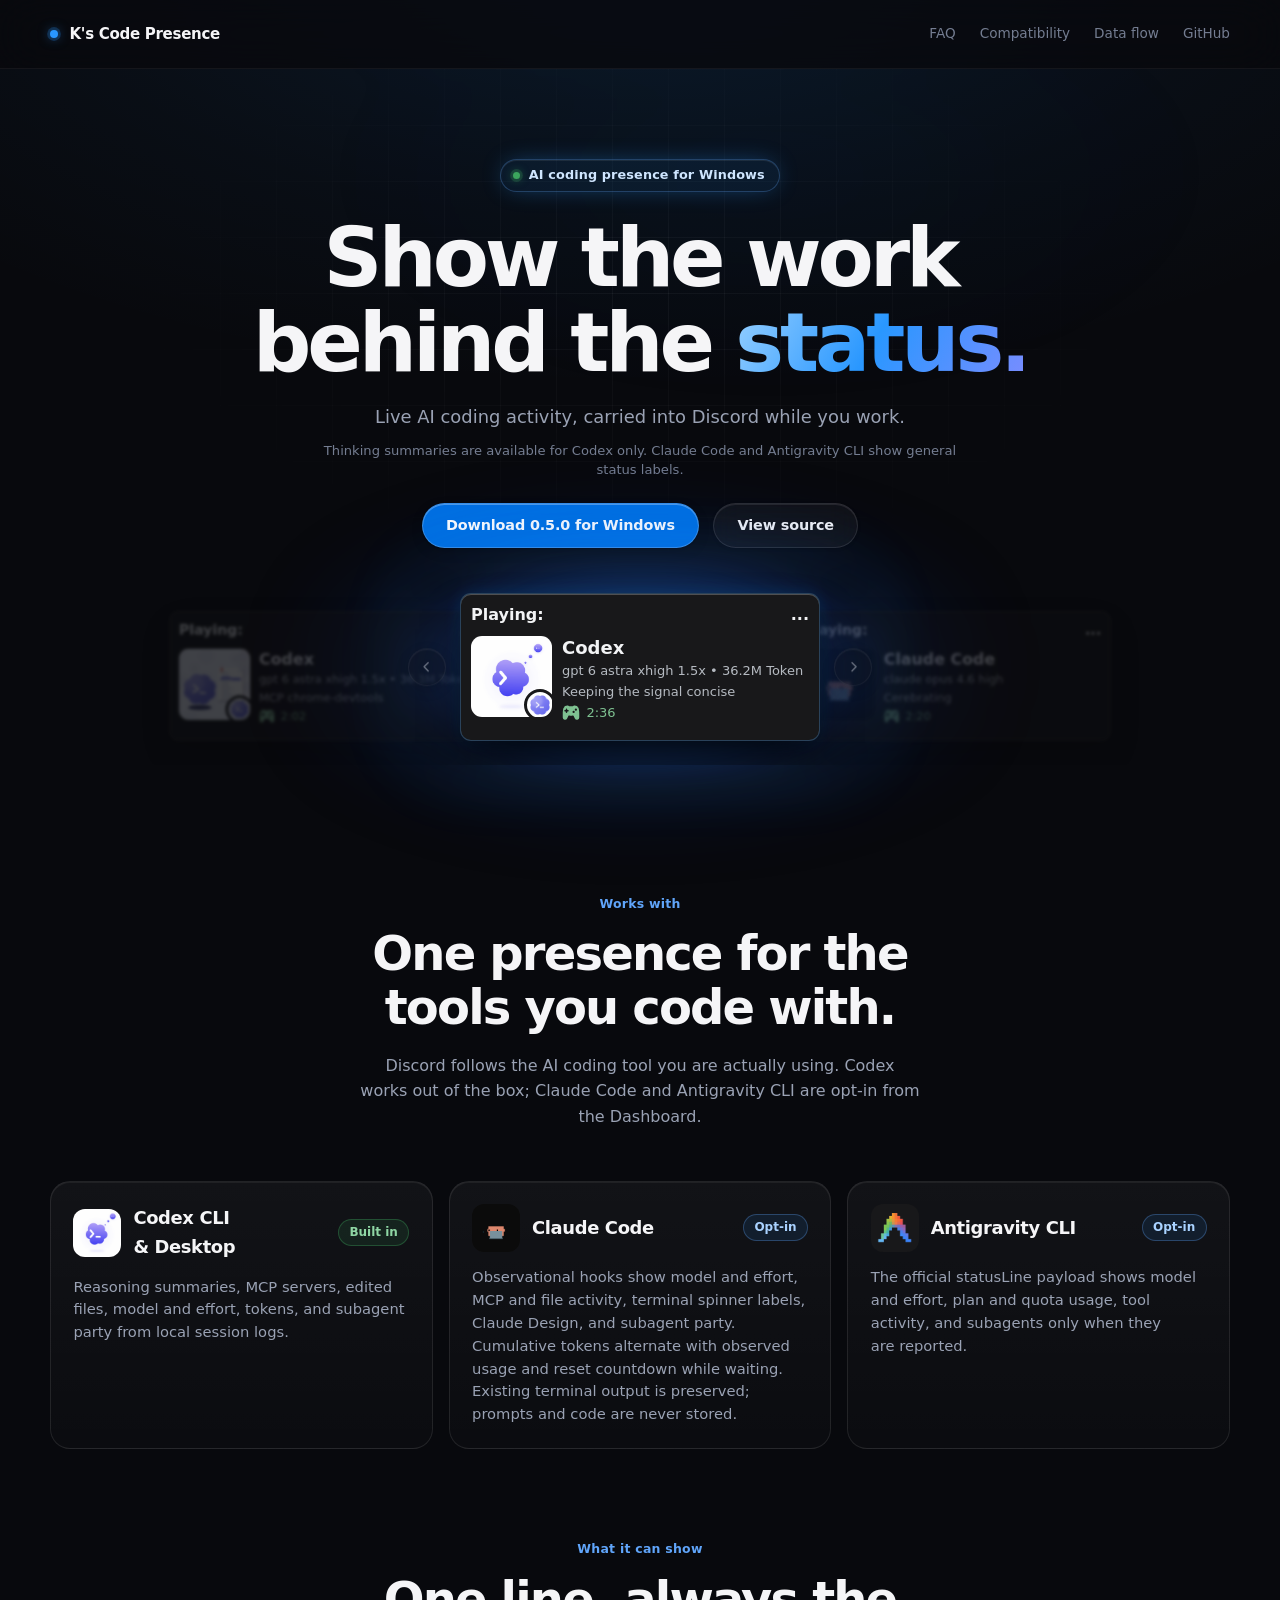
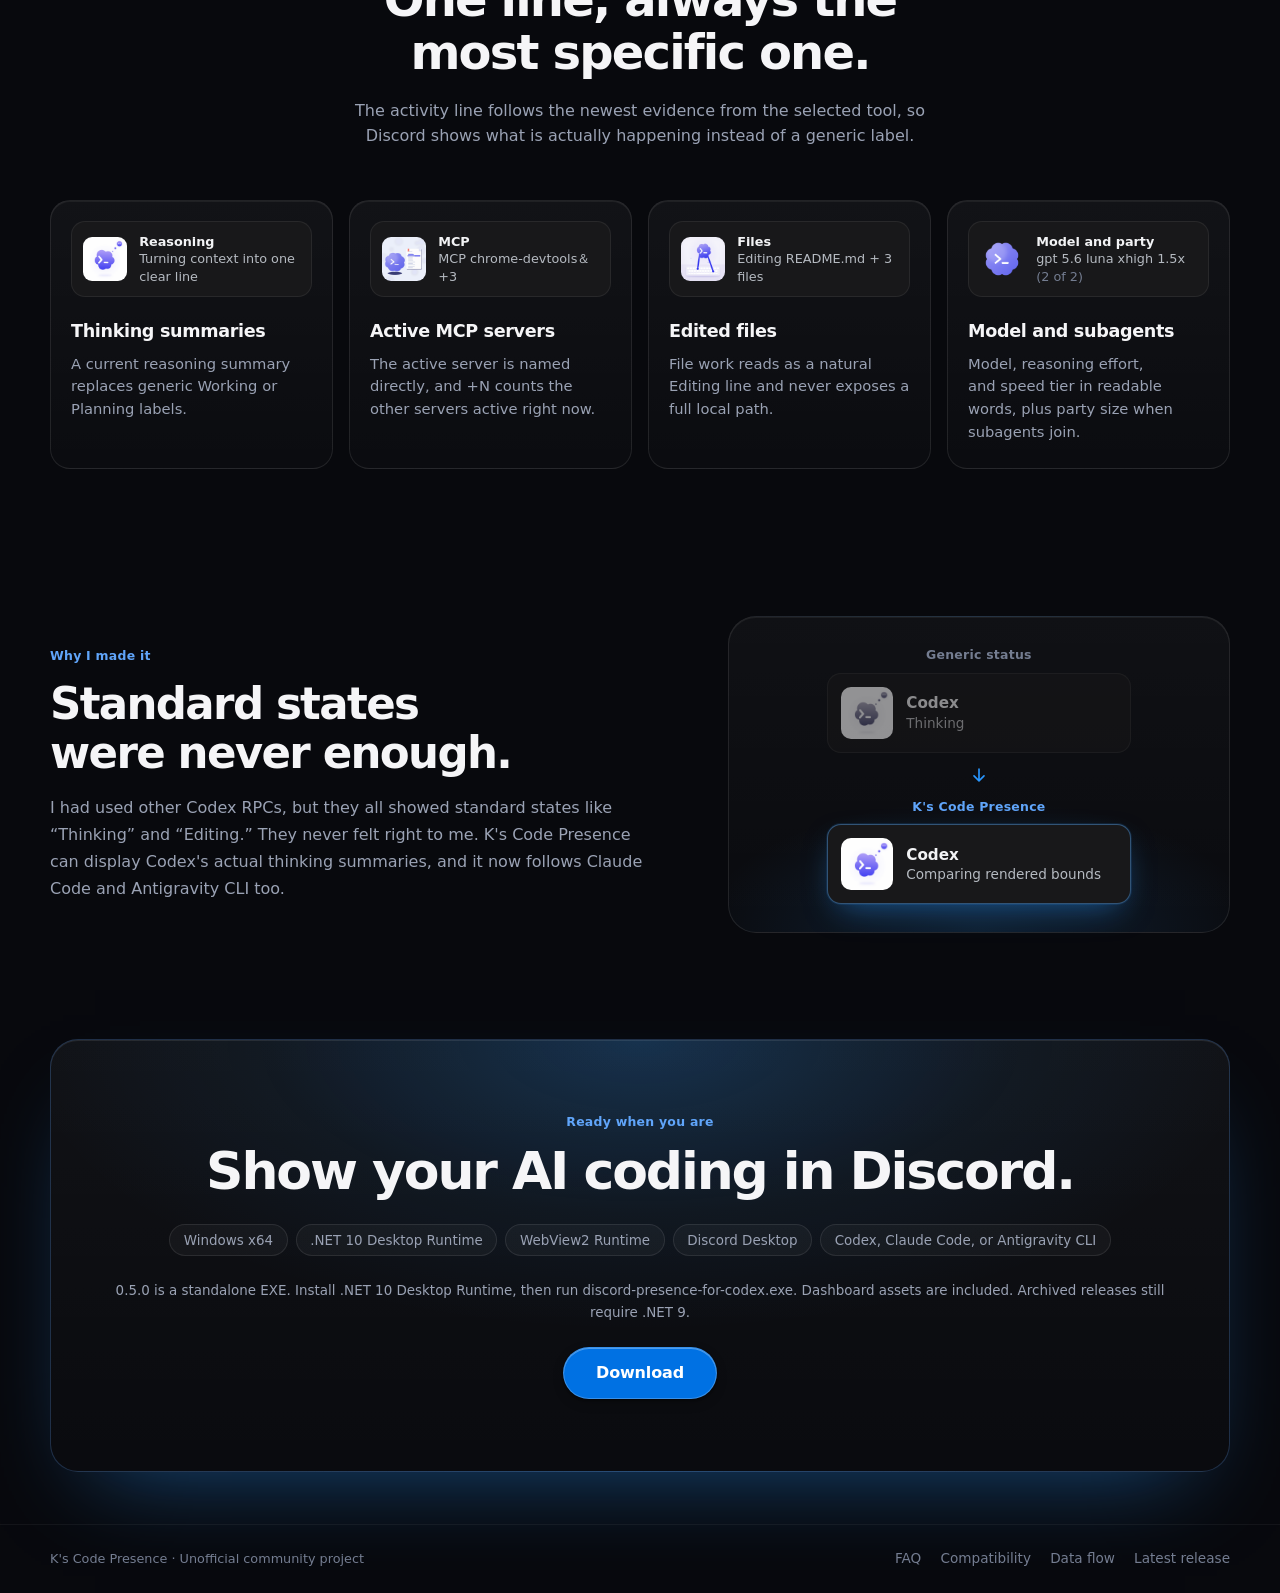
<file: docs/index.html>
<!doctype html>
<html lang="en">
<head>
  <meta charset="utf-8">
  <meta name="viewport" content="width=device-width, initial-scale=1">
  <title>K's Code Presence — AI coding activity in Discord for Windows</title>
  <meta name="description" content="K's Code Presence is an unofficial Windows tray app that turns observable Codex, Claude Code, and Antigravity CLI activity into one clear Discord Rich Presence.">
  <link rel="canonical" href="https://k153636.github.io/codex-discord-presence/">
  <meta property="og:type" content="website">
  <meta property="og:title" content="K's Code Presence — AI coding activity in Discord for Windows">
  <meta property="og:description" content="Turn observable Codex, Claude Code, and Antigravity CLI activity into one clear Discord Rich Presence from a local Windows tray app.">
  <meta property="og:site_name" content="K's Code Presence">
  <meta property="og:url" content="https://k153636.github.io/codex-discord-presence/">
  <meta property="og:image" content="https://raw.githubusercontent.com/k153636/codex-discord-presence/main/Assets/RpcArt/rpc_codex.png">
  <meta property="og:image:alt" content="K's Code Presence Discord Rich Presence preview">
  <link rel="icon" type="image/png" href="https://raw.githubusercontent.com/k153636/codex-discord-presence/main/Assets/RpcArt/rpc_codex.png">
  <link rel="stylesheet" href="styles.css">
  <script src="preview.js" defer></script>
  <script type="application/ld+json">
  {
    "@context": "https://schema.org",
    "@type": "SoftwareApplication",
    "name": "K's Code Presence",
    "description": "Unofficial Windows tray app for showing observable Codex CLI, Codex Desktop, Claude Code, and Antigravity CLI activity in Discord Rich Presence.",
    "applicationCategory": "DeveloperApplication",
    "operatingSystem": "Windows",
    "softwareVersion": "0.5.0",
    "isAccessibleForFree": true,
    "downloadUrl": "https://github.com/k153636/codex-discord-presence/releases/latest",
    "codeRepository": "https://github.com/k153636/codex-discord-presence",
    "author": {
      "@type": "Person",
      "name": "k153636"
    }
  }
  </script>
</head>
<body>
  <header class="site-header">
    <div class="shell nav-row">
      <a class="brand" href="./" aria-current="page"><span class="brand-mark" aria-hidden="true"></span><span>K's Code Presence</span></a>
      <nav aria-label="Primary navigation">
        <a href="faq.html">FAQ</a>
        <a href="compatibility.html">Compatibility</a>
        <a href="privacy.html">Data flow</a>
        <a href="https://github.com/k153636/codex-discord-presence">GitHub</a>
      </nav>
    </div>
  </header>

  <main>
    <section class="hero shell" aria-labelledby="hero-title">
      <div class="hero-grid">
        <div class="hero-copy" data-motion="hero-copy">
          <p class="hero-badge"><span class="hero-badge-dot" aria-hidden="true"></span>AI coding presence for Windows</p>
          <h1 id="hero-title">Show the work behind the <span class="text-gradient">status.</span></h1>
          <p class="lead">Live AI coding activity, carried into Discord while you work.</p>
          <p class="hero-scope-note">Thinking summaries are available for Codex only. Claude Code and Antigravity CLI show general status labels.</p>
          <div class="actions">
            <a class="button primary" href="https://github.com/k153636/codex-discord-presence/releases/latest">Download 0.5.0 for Windows</a>
            <a class="button secondary" href="https://github.com/k153636/codex-discord-presence">View source</a>
          </div>
        </div>

        <figure class="presence-figure" data-motion="presence-figure">
          <div class="rpc-preview-frame">
            <div class="rpc-preview-shell rpc-preview-shell--initializing" data-rpc-preview>
              <div class="rpc-preview-carousel" role="region" aria-roledescription="carousel" aria-label="Discord activity examples">
                <button class="rpc-preview-nav rpc-preview-nav--previous" type="button" data-rpc-direction="-1" aria-label="Previous example" aria-controls="rpc-preview-viewport">
                  <svg viewBox="0 0 24 24" aria-hidden="true" focusable="false">
                    <path d="m14.5 5.5-6.5 6.5 6.5 6.5"></path>
                  </svg>
                </button>
                <div id="rpc-preview-viewport" class="rpc-preview-viewport" data-rpc-preview-viewport>
                  <div class="rpc-preview-track" data-rpc-preview-track>
                    <div class="rpc-preview-card" data-rpc-card role="group" aria-label="gpt 6 astra xhigh 1.5x • 35.6M Token: MCP chrome-devtools">
                      <div class="rpc-preview-header">
                        <span>Playing:</span>
                        <span aria-hidden="true">...</span>
                      </div>
                      <div class="rpc-preview-content">
                        <div class="rpc-preview-art" aria-hidden="true">
                          <img class="rpc-preview-large" data-rpc-card-image src="assets/rpc_reading.gif" alt="" width="100" height="100">
                          <img class="rpc-preview-small" data-rpc-card-small src="assets/rpc_codex.png" alt="" width="32" height="32">
                        </div>
                        <div class="rpc-preview-copy">
                          <strong data-rpc-card-title>Codex</strong>
                          <span data-rpc-card-details>gpt 6 astra xhigh 1.5x • 35.6M Token</span>
                          <span data-rpc-card-state>MCP chrome-devtools</span>
                          <span class="rpc-preview-elapsed" role="timer" aria-live="off" aria-label="Elapsed time">
                            <img class="rpc-preview-elapsed-icon" src="assets/rpc_elapsed_controller.svg" alt="" width="14" height="14">
                            <span data-rpc-elapsed>2:00</span>
                          </span>
                        </div>
                      </div>
                    </div>
                  </div>
                </div>
                <button class="rpc-preview-nav rpc-preview-nav--next" type="button" data-rpc-direction="1" aria-label="Next example" aria-controls="rpc-preview-viewport">
                  <svg viewBox="0 0 24 24" aria-hidden="true" focusable="false">
                    <path d="m9.5 5.5 6.5 6.5-6.5 6.5"></path>
                  </svg>
                </button>
              </div>
              <p class="rpc-preview-slide-status" data-rpc-slide-status aria-live="polite">MCP chrome-devtools</p>
            </div>
          </div>
        </figure>
      </div>
    </section>

    <section class="shell section providers" aria-labelledby="providers-heading">
      <div class="section-intro" data-motion="providers-intro">
        <p class="eyebrow">Works with</p>
        <h2 id="providers-heading">One presence for the tools you code with.</h2>
        <p class="section-lead">Discord follows the AI coding tool you are actually using. Codex works out of the box; Claude Code and Antigravity CLI are opt-in from the Dashboard.</p>
      </div>
      <div class="provider-grid">
        <article class="provider-card" data-motion="provider-card">
          <div class="provider-card-head">
            <img src="assets/rpc_thinking.gif" alt="" width="48" height="48" loading="lazy">
            <h3>Codex CLI &amp; Desktop</h3>
            <span class="provider-chip provider-chip--builtin">Built in</span>
          </div>
          <p>Reasoning summaries, MCP servers, edited files, model and effort, tokens, and subagent party from local session logs.</p>
        </article>
        <article class="provider-card" data-motion="provider-card">
          <div class="provider-card-head">
            <img src="assets/clawd-working-typing.gif" alt="" width="48" height="48" loading="lazy">
            <h3>Claude Code</h3>
            <span class="provider-chip provider-chip--optin">Opt-in</span>
          </div>
          <p>Observational hooks show model and effort, MCP and file activity, terminal spinner labels, Claude Design, and subagent party. Cumulative tokens alternate with observed usage and reset countdown while waiting. Existing terminal output is preserved; prompts and code are never stored.</p>
        </article>
        <article class="provider-card" data-motion="provider-card">
          <div class="provider-card-head">
            <img src="assets/rpc_antigravity_cli.png" alt="" width="48" height="48" loading="lazy">
            <h3>Antigravity CLI</h3>
            <span class="provider-chip provider-chip--optin">Opt-in</span>
          </div>
          <p>The official statusLine payload shows model and effort, plan and quota usage, tool activity, and subagents only when they are reported.</p>
        </article>
      </div>
    </section>

    <section class="shell section features" aria-labelledby="features-heading">
      <div class="section-intro" data-motion="features-intro">
        <p class="eyebrow">What it can show</p>
        <h2 id="features-heading">One line, always the most specific one.</h2>
        <p class="section-lead">The activity line follows the newest evidence from the selected tool, so Discord shows what is actually happening instead of a generic label.</p>
      </div>
      <div class="feature-grid">
        <article class="feature-card" data-motion="feature-card">
          <div class="feature-visual" aria-hidden="true">
            <img src="assets/rpc_thinking.gif" alt="" width="44" height="44" loading="lazy">
            <div class="feature-visual-copy">
              <span class="feature-visual-label">Reasoning</span>
              <span class="feature-visual-line">Turning context into one clear line</span>
            </div>
          </div>
          <h3>Thinking summaries</h3>
          <p>A current reasoning summary replaces generic Working or Planning labels.</p>
        </article>
        <article class="feature-card" data-motion="feature-card">
          <div class="feature-visual" aria-hidden="true">
            <img src="assets/rpc_reading.gif" alt="" width="44" height="44" loading="lazy">
            <div class="feature-visual-copy">
              <span class="feature-visual-label">MCP</span>
              <span class="feature-visual-line">MCP chrome-devtools＆+3</span>
            </div>
          </div>
          <h3>Active MCP servers</h3>
          <p>The active server is named directly, and +N counts the other servers active right now.</p>
        </article>
        <article class="feature-card" data-motion="feature-card">
          <div class="feature-visual" aria-hidden="true">
            <img src="assets/rpc_coding.gif" alt="" width="44" height="44" loading="lazy">
            <div class="feature-visual-copy">
              <span class="feature-visual-label">Files</span>
              <span class="feature-visual-line">Editing README.md + 3 files</span>
            </div>
          </div>
          <h3>Edited files</h3>
          <p>File work reads as a natural Editing line and never exposes a full local path.</p>
        </article>
        <article class="feature-card" data-motion="feature-card">
          <div class="feature-visual" aria-hidden="true">
            <img src="assets/rpc_codex.png" alt="" width="44" height="44" loading="lazy">
            <div class="feature-visual-copy">
              <span class="feature-visual-label">Model and party</span>
              <span class="feature-visual-line">gpt 5.6 luna xhigh 1.5x <span class="feature-visual-party">(2 of 2)</span></span>
            </div>
          </div>
          <h3>Model and subagents</h3>
          <p>Model, reasoning effort, and speed tier in readable words, plus party size when subagents join.</p>
        </article>
      </div>
    </section>

    <section class="shell section origin" aria-labelledby="origin-heading">
      <div class="origin-copy" data-motion="origin-copy">
        <p class="eyebrow">Why I made it</p>
        <h2 id="origin-heading">Standard states were never enough.</h2>
        <p>I had used other Codex RPCs, but they all showed standard states like “Thinking” and “Editing.” They never felt right to me. K's Code Presence can display Codex's actual thinking summaries, and it now follows Claude Code and Antigravity CLI too.</p>
      </div>
      <div class="origin-compare" data-motion="origin-compare">
        <div class="compare-row compare-row--generic">
          <span class="compare-label">Generic status</span>
          <div class="compare-card">
            <img src="assets/rpc_thinking.gif" alt="" width="52" height="52" loading="lazy">
            <div class="compare-copy"><strong>Codex</strong><span>Thinking</span></div>
          </div>
        </div>
        <div class="compare-arrow" aria-hidden="true">
          <svg viewBox="0 0 24 24" focusable="false"><path d="M12 5v14m-6-6 6 6 6-6"></path></svg>
        </div>
        <div class="compare-row compare-row--live">
          <span class="compare-label">K's Code Presence</span>
          <div class="compare-card">
            <img src="assets/rpc_thinking.gif" alt="" width="52" height="52" loading="lazy">
            <div class="compare-copy"><strong>Codex</strong><span>Comparing rendered bounds</span></div>
          </div>
        </div>
      </div>
    </section>

    <section class="shell install-line" data-motion="install-line" aria-labelledby="install-heading">
      <div class="install-intro">
        <p class="eyebrow">Ready when you are</p>
        <h2 id="install-heading">Show your AI coding in Discord.</h2>
      </div>
      <p class="install-requirements"><span>Windows x64</span><span>.NET 10 Desktop Runtime</span><span>WebView2 Runtime</span><span>Discord Desktop</span><span>Codex, Claude Code, or Antigravity CLI</span></p>
      <p class="install-requirements">0.5.0 is a standalone EXE. Install .NET 10 Desktop Runtime, then run discord-presence-for-codex.exe. Dashboard assets are included. Archived releases still require .NET 9.</p>
      <a class="button primary" href="https://github.com/k153636/codex-discord-presence/releases/latest">Download</a>
    </section>
  </main>

  <footer class="site-footer" data-motion="site-footer">
    <div class="shell footer-row">
      <span>K's Code Presence · Unofficial community project</span>
      <nav class="footer-links" aria-label="Footer navigation">
        <a href="faq.html">FAQ</a>
        <a href="compatibility.html">Compatibility</a>
        <a href="privacy.html">Data flow</a>
        <a href="https://github.com/k153636/codex-discord-presence/releases/latest">Latest release</a>
      </nav>
    </div>
  </footer>
  <script src="motion.js"></script>
</body>
</html>
</file>
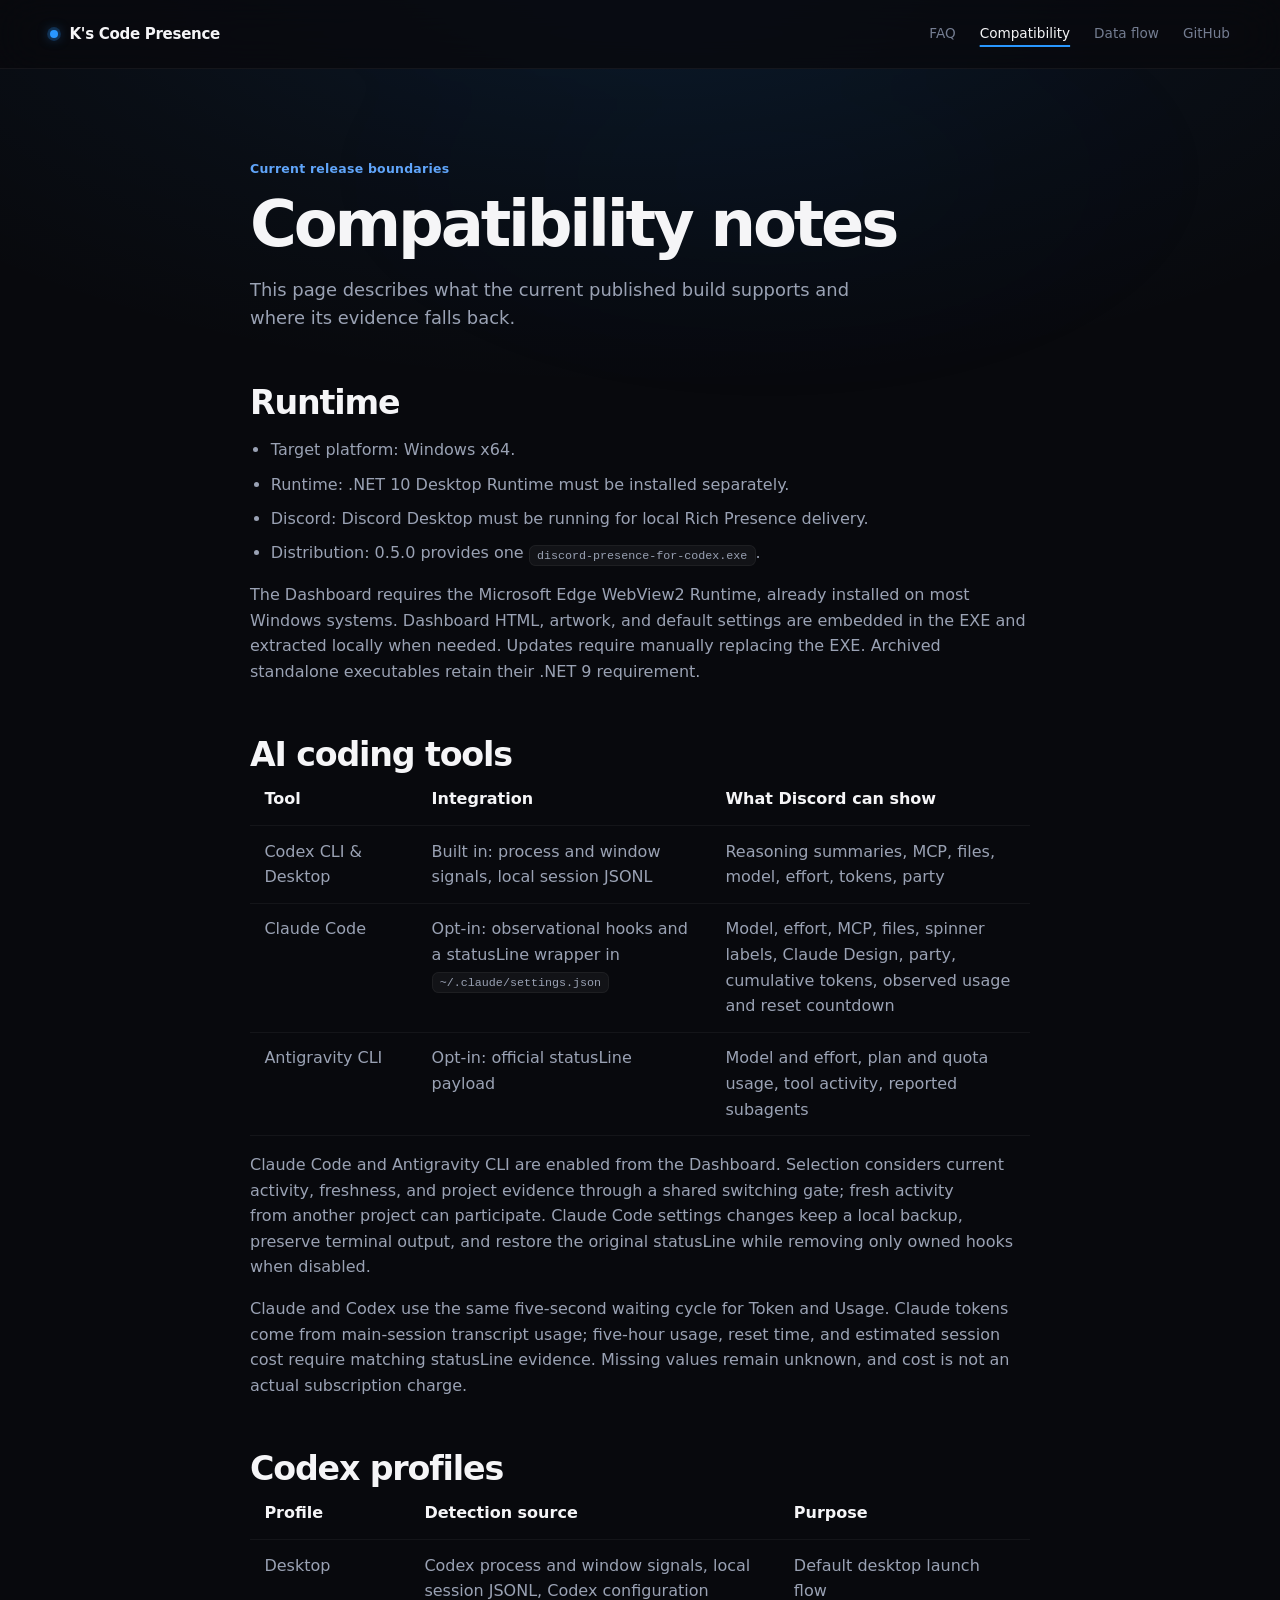
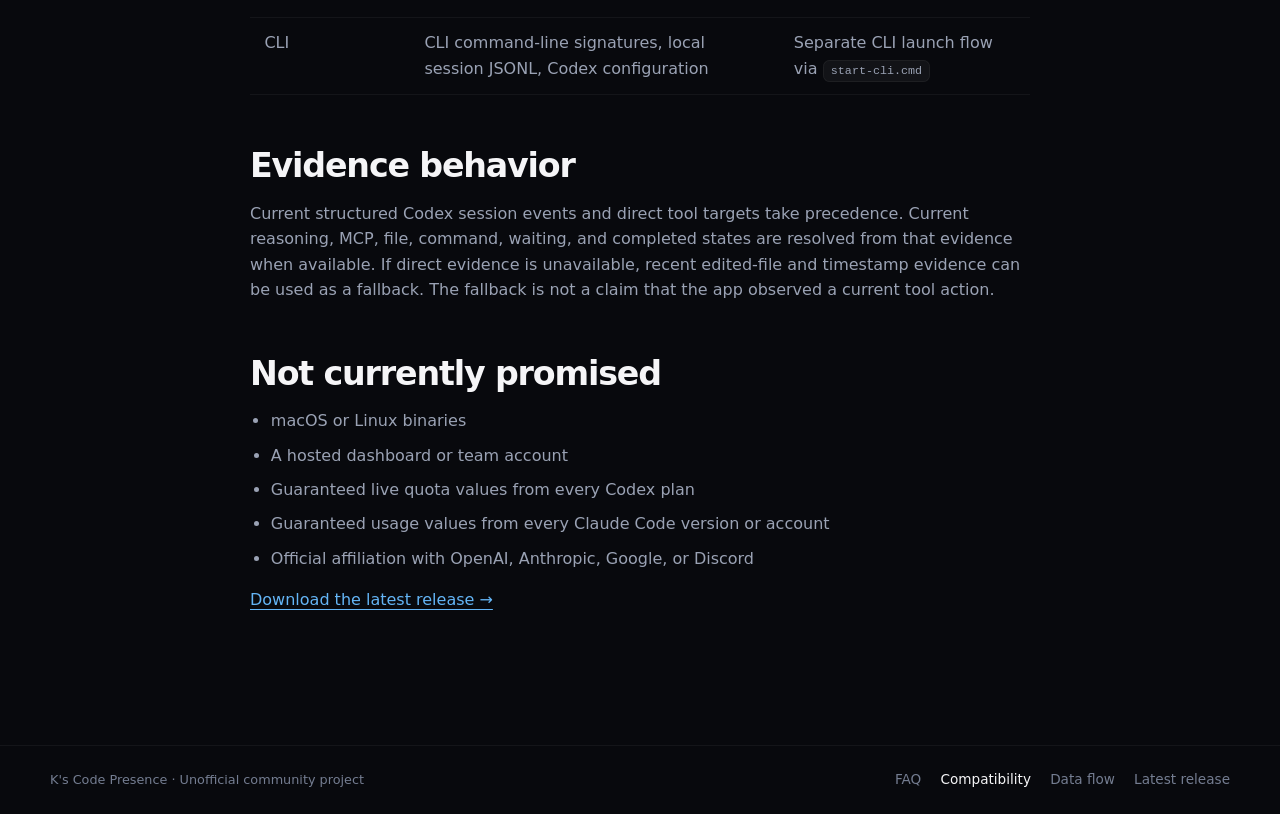
<file: docs/compatibility.html>
<!doctype html>
<html lang="en">
<head>
  <meta charset="utf-8">
  <meta name="viewport" content="width=device-width, initial-scale=1">
  <title>K's Code Presence compatibility | AI coding Discord Rich Presence</title>
  <meta name="description" content="Current platform, runtime, AI coding tool, and evidence boundaries for K's Code Presence with Codex, Claude Code, and Antigravity CLI.">
  <link rel="canonical" href="https://k153636.github.io/codex-discord-presence/compatibility.html">
  <link rel="icon" type="image/png" href="https://raw.githubusercontent.com/k153636/codex-discord-presence/main/Assets/RpcArt/rpc_codex.png">
  <link rel="stylesheet" href="styles.css">
</head>
<body>
  <header class="site-header">
    <div class="shell nav-row">
      <a class="brand" href="./"><span class="brand-mark" aria-hidden="true"></span><span>K's Code Presence</span></a>
      <nav aria-label="Primary navigation">
        <a href="faq.html">FAQ</a>
        <a href="compatibility.html" aria-current="page">Compatibility</a>
        <a href="privacy.html">Data flow</a>
        <a href="https://github.com/k153636/codex-discord-presence">GitHub</a>
      </nav>
    </div>
  </header>

  <main class="shell section prose">
    <p class="eyebrow">Current release boundaries</p>
    <h1>Compatibility notes</h1>
    <p class="lead">This page describes what the current published build supports and where its evidence falls back.</p>

    <h2>Runtime</h2>
    <ul>
      <li>Target platform: Windows x64.</li>
      <li>Runtime: .NET 10 Desktop Runtime must be installed separately.</li>
      <li>Discord: Discord Desktop must be running for local Rich Presence delivery.</li>
      <li>Distribution: 0.5.0 provides one <code>discord-presence-for-codex.exe</code>.</li>
    </ul>

    <p>The Dashboard requires the Microsoft Edge WebView2 Runtime, already installed on most Windows systems. Dashboard HTML, artwork, and default settings are embedded in the EXE and extracted locally when needed. Updates require manually replacing the EXE. Archived standalone executables retain their .NET 9 requirement.</p>

    <h2>AI coding tools</h2>
    <table>
      <thead>
        <tr><th>Tool</th><th>Integration</th><th>What Discord can show</th></tr>
      </thead>
      <tbody>
        <tr><td data-label="Tool">Codex CLI &amp; Desktop</td><td data-label="Integration">Built in: process and window signals, local session JSONL</td><td data-label="What Discord can show">Reasoning summaries, MCP, files, model, effort, tokens, party</td></tr>
        <tr><td data-label="Tool">Claude Code</td><td data-label="Integration"><span>Opt-in: observational hooks and a statusLine wrapper in <code>~/.claude/settings.json</code></span></td><td data-label="What Discord can show">Model, effort, MCP, files, spinner labels, Claude Design, party, cumulative tokens, observed usage and reset countdown</td></tr>
        <tr><td data-label="Tool">Antigravity CLI</td><td data-label="Integration">Opt-in: official statusLine payload</td><td data-label="What Discord can show">Model and effort, plan and quota usage, tool activity, reported subagents</td></tr>
      </tbody>
    </table>
    <p>Claude Code and Antigravity CLI are enabled from the Dashboard. Selection considers current activity, freshness, and project evidence through a shared switching gate; fresh activity from another project can participate. Claude Code settings changes keep a local backup, preserve terminal output, and restore the original statusLine while removing only owned hooks when disabled.</p>
    <p>Claude and Codex use the same five-second waiting cycle for Token and Usage. Claude tokens come from main-session transcript usage; five-hour usage, reset time, and estimated session cost require matching statusLine evidence. Missing values remain unknown, and cost is not an actual subscription charge.</p>

    <h2>Codex profiles</h2>
    <table>
      <thead>
        <tr><th>Profile</th><th>Detection source</th><th>Purpose</th></tr>
      </thead>
      <tbody>
        <tr><td data-label="Profile">Desktop</td><td data-label="Detection source">Codex process and window signals, local session JSONL, Codex configuration</td><td data-label="Purpose">Default desktop launch flow</td></tr>
        <tr><td data-label="Profile">CLI</td><td data-label="Detection source">CLI command-line signatures, local session JSONL, Codex configuration</td><td data-label="Purpose"><span>Separate CLI launch flow via <code>start-cli.cmd</code></span></td></tr>
      </tbody>
    </table>

    <h2>Evidence behavior</h2>
    <p>Current structured Codex session events and direct tool targets take precedence. Current reasoning, MCP, file, command, waiting, and completed states are resolved from that evidence when available. If direct evidence is unavailable, recent edited-file and timestamp evidence can be used as a fallback. The fallback is not a claim that the app observed a current tool action.</p>

    <h2>Not currently promised</h2>
    <ul>
      <li>macOS or Linux binaries</li>
      <li>A hosted dashboard or team account</li>
      <li>Guaranteed live quota values from every Codex plan</li>
      <li>Guaranteed usage values from every Claude Code version or account</li>
      <li>Official affiliation with OpenAI, Anthropic, Google, or Discord</li>
    </ul>

    <p><a href="https://github.com/k153636/codex-discord-presence/releases/latest">Download the latest release →</a></p>
  </main>

  <footer class="site-footer" data-motion="site-footer">
    <div class="shell footer-row">
      <span>K's Code Presence · Unofficial community project</span>
      <nav class="footer-links" aria-label="Footer navigation">
        <a href="faq.html">FAQ</a>
        <a href="compatibility.html" aria-current="page">Compatibility</a>
        <a href="privacy.html">Data flow</a>
        <a href="https://github.com/k153636/codex-discord-presence/releases/latest">Latest release</a>
      </nav>
    </div>
  </footer>
  <script src="motion.js"></script>
</body>
</html>
</file>
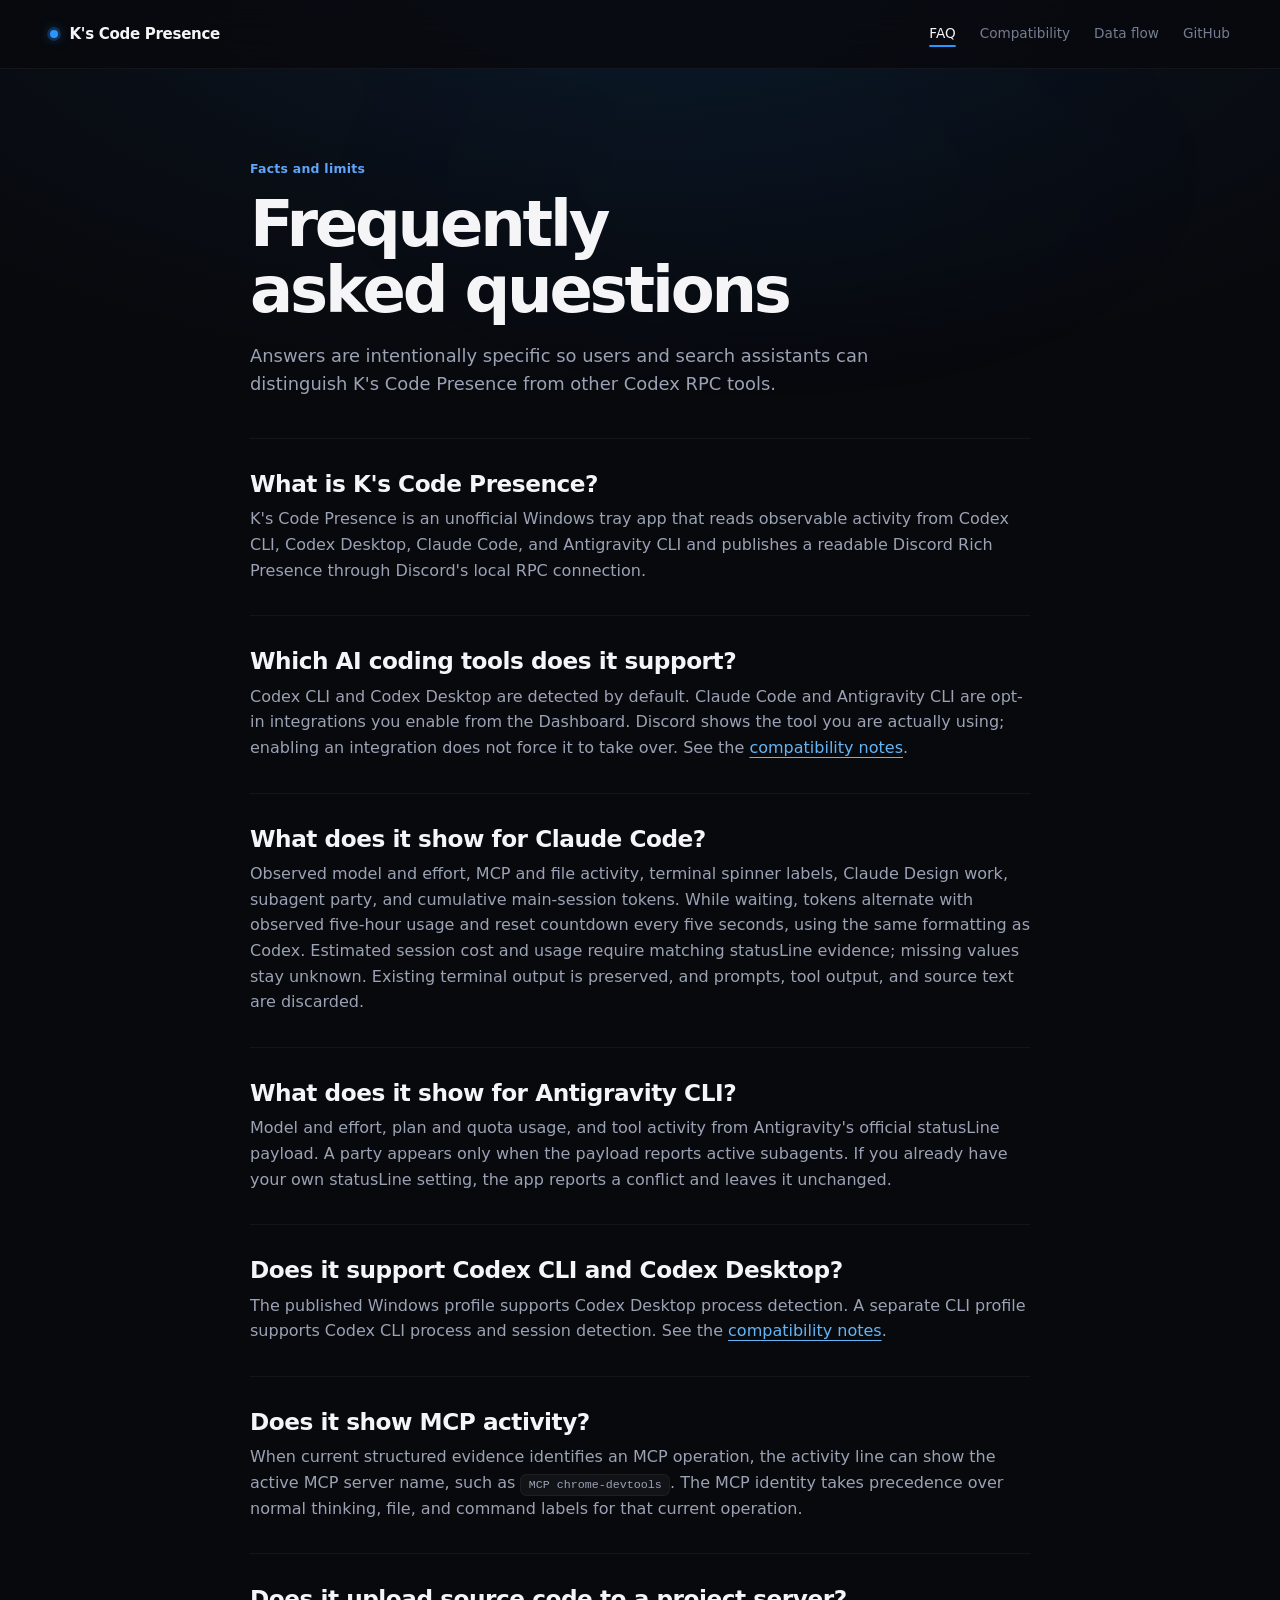
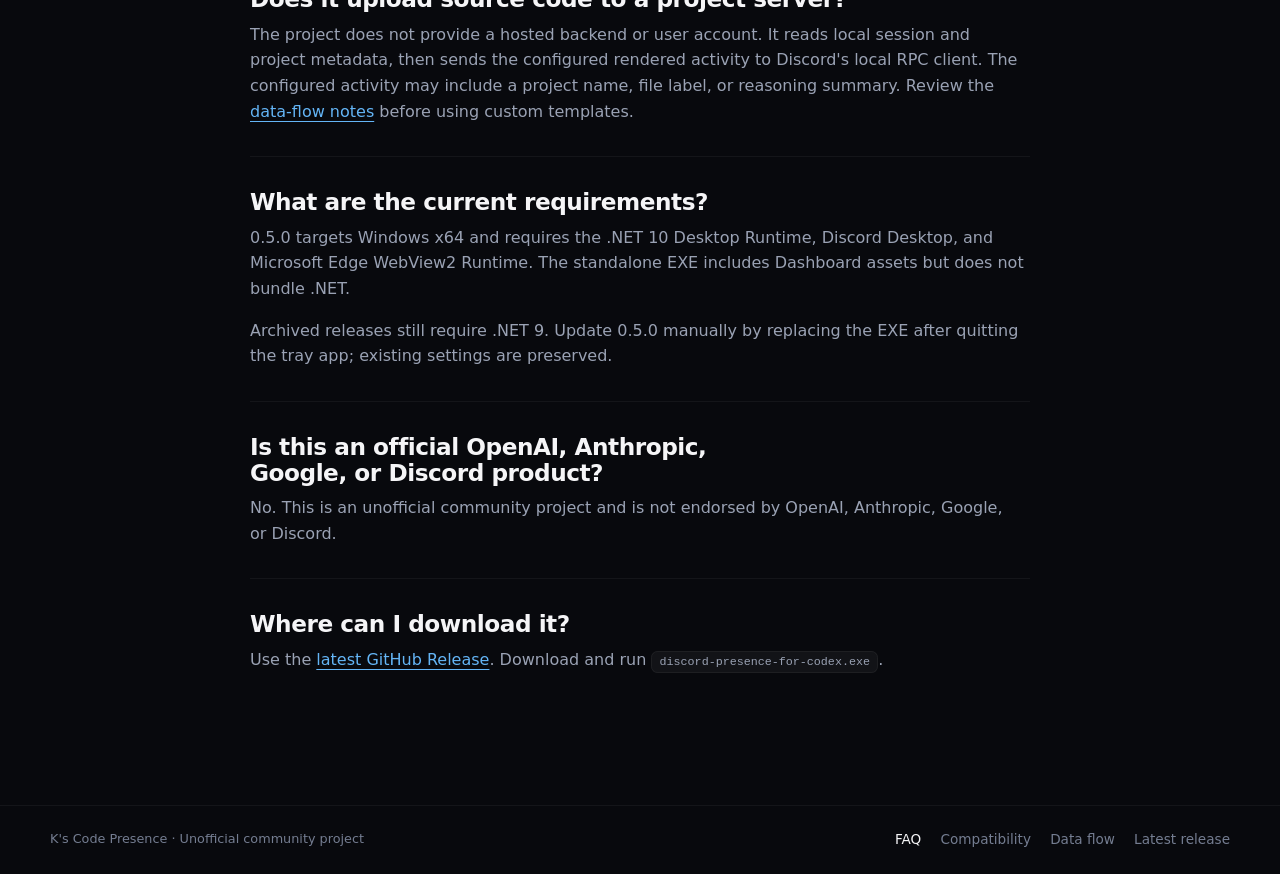
<file: docs/faq.html>
<!doctype html>
<html lang="en">
<head>
  <meta charset="utf-8">
  <meta name="viewport" content="width=device-width, initial-scale=1">
  <title>K's Code Presence FAQ | AI coding Discord Rich Presence</title>
  <meta name="description" content="Frequently asked questions about K's Code Presence, an unofficial Windows Discord Rich Presence app for Codex CLI, Codex Desktop, Claude Code, and Antigravity CLI.">
  <link rel="canonical" href="https://k153636.github.io/codex-discord-presence/faq.html">
  <link rel="icon" type="image/png" href="https://raw.githubusercontent.com/k153636/codex-discord-presence/main/Assets/RpcArt/rpc_codex.png">
  <link rel="stylesheet" href="styles.css">
  <script type="application/ld+json">
  {
    "@context": "https://schema.org",
    "@type": "FAQPage",
    "mainEntity": [
      {
        "@type": "Question",
        "name": "What is K's Code Presence?",
        "acceptedAnswer": {
          "@type": "Answer",
          "text": "K's Code Presence is an unofficial Windows tray app that reads observable activity from Codex CLI, Codex Desktop, Claude Code, and Antigravity CLI and publishes a readable Discord Rich Presence through Discord's local RPC connection."
        }
      },
      {
        "@type": "Question",
        "name": "Which AI coding tools does it support?",
        "acceptedAnswer": {
          "@type": "Answer",
          "text": "Codex CLI and Codex Desktop are detected by default. Claude Code and Antigravity CLI are opt-in integrations you enable from the Dashboard. Discord shows the tool you are actually using; enabling an integration does not force it to take over."
        }
      },
      {
        "@type": "Question",
        "name": "What does it show for Claude Code?",
        "acceptedAnswer": {
          "@type": "Answer",
          "text": "Observed model and effort, MCP and file activity, terminal spinner labels, Claude Design work, subagent party, and cumulative main-session tokens. While waiting, tokens alternate with observed five-hour usage and reset countdown every five seconds, using the same formatting as Codex. Estimated session cost and usage require matching statusLine evidence; missing values stay unknown. Existing terminal output is preserved, and prompts, tool output, and source text are discarded."
        }
      },
      {
        "@type": "Question",
        "name": "What does it show for Antigravity CLI?",
        "acceptedAnswer": {
          "@type": "Answer",
          "text": "Model and effort, plan and quota usage, and tool activity from Antigravity's official statusLine payload. A party appears only when the payload reports active subagents. If you already have your own statusLine setting, the app reports a conflict and leaves it unchanged."
        }
      },
      {
        "@type": "Question",
        "name": "Does it support Codex CLI and Codex Desktop?",
        "acceptedAnswer": {
          "@type": "Answer",
          "text": "The published Windows profile supports Codex Desktop process detection and the separate CLI profile supports Codex CLI process and session detection."
        }
      },
      {
        "@type": "Question",
        "name": "Does it show MCP activity?",
        "acceptedAnswer": {
          "@type": "Answer",
          "text": "When current structured evidence identifies an MCP operation, the activity line can show the active MCP server name, such as MCP chrome-devtools."
        }
      },
      {
        "@type": "Question",
        "name": "Does it upload source code to a project server?",
        "acceptedAnswer": {
          "@type": "Answer",
          "text": "The project does not provide a hosted backend or user account. It reads local session and project metadata, then sends the configured rendered activity to Discord's local RPC client. The configured activity may include a project name, file label, or reasoning summary."
        }
      },
      {
        "@type": "Question",
        "name": "What are the current requirements?",
        "acceptedAnswer": {
          "@type": "Answer",
          "text": "0.5.0 targets Windows x64 and requires the .NET 10 Desktop Runtime, Discord Desktop, and Microsoft Edge WebView2 Runtime. The standalone EXE includes Dashboard assets but does not bundle .NET."
        }
      },
      {
        "@type": "Question",
        "name": "Is this an official OpenAI, Anthropic, Google, or Discord product?",
        "acceptedAnswer": {
          "@type": "Answer",
          "text": "No. This is an unofficial community project and is not endorsed by OpenAI, Anthropic, Google, or Discord."
        }
      }
    ]
  }
  </script>
</head>
<body>
  <header class="site-header">
    <div class="shell nav-row">
      <a class="brand" href="./"><span class="brand-mark" aria-hidden="true"></span><span>K's Code Presence</span></a>
      <nav aria-label="Primary navigation">
        <a href="faq.html" aria-current="page">FAQ</a>
        <a href="compatibility.html">Compatibility</a>
        <a href="privacy.html">Data flow</a>
        <a href="https://github.com/k153636/codex-discord-presence">GitHub</a>
      </nav>
    </div>
  </header>

  <main class="shell section prose faq">
    <p class="eyebrow">Facts and limits</p>
    <h1>Frequently asked questions</h1>
    <p class="lead">Answers are intentionally specific so users and search assistants can distinguish K's Code Presence from other Codex RPC tools.</p>

    <h2>What is K's Code Presence?</h2>
    <p>K's Code Presence is an unofficial Windows tray app that reads observable activity from Codex CLI, Codex Desktop, Claude Code, and Antigravity CLI and publishes a readable Discord Rich Presence through Discord's local RPC connection.</p>

    <h2>Which AI coding tools does it support?</h2>
    <p>Codex CLI and Codex Desktop are detected by default. Claude Code and Antigravity CLI are opt-in integrations you enable from the Dashboard. Discord shows the tool you are actually using; enabling an integration does not force it to take over. See the <a href="compatibility.html">compatibility notes</a>.</p>

    <h2>What does it show for Claude Code?</h2>
    <p>Observed model and effort, MCP and file activity, terminal spinner labels, Claude Design work, subagent party, and cumulative main-session tokens. While waiting, tokens alternate with observed five-hour usage and reset countdown every five seconds, using the same formatting as Codex. Estimated session cost and usage require matching statusLine evidence; missing values stay unknown. Existing terminal output is preserved, and prompts, tool output, and source text are discarded.</p>

    <h2>What does it show for Antigravity CLI?</h2>
    <p>Model and effort, plan and quota usage, and tool activity from Antigravity's official statusLine payload. A party appears only when the payload reports active subagents. If you already have your own statusLine setting, the app reports a conflict and leaves it unchanged.</p>

    <h2>Does it support Codex CLI and Codex Desktop?</h2>
    <p>The published Windows profile supports Codex Desktop process detection. A separate CLI profile supports Codex CLI process and session detection. See the <a href="compatibility.html">compatibility notes</a>.</p>

    <h2>Does it show MCP activity?</h2>
    <p>When current structured evidence identifies an MCP operation, the activity line can show the active MCP server name, such as <code>MCP chrome-devtools</code>. The MCP identity takes precedence over normal thinking, file, and command labels for that current operation.</p>

    <h2>Does it upload source code to a project server?</h2>
    <p>The project does not provide a hosted backend or user account. It reads local session and project metadata, then sends the configured rendered activity to Discord's local RPC client. The configured activity may include a project name, file label, or reasoning summary. Review the <a href="privacy.html">data-flow notes</a> before using custom templates.</p>

    <h2>What are the current requirements?</h2>
    <p>0.5.0 targets Windows x64 and requires the .NET 10 Desktop Runtime, Discord Desktop, and Microsoft Edge WebView2 Runtime. The standalone EXE includes Dashboard assets but does not bundle .NET.</p>
    <p>Archived releases still require .NET 9. Update 0.5.0 manually by replacing the EXE after quitting the tray app; existing settings are preserved.</p>

    <h2>Is this an official OpenAI, Anthropic, Google, or Discord product?</h2>
    <p>No. This is an unofficial community project and is not endorsed by OpenAI, Anthropic, Google, or Discord.</p>

    <h2>Where can I download it?</h2>
    <p>Use the <a href="https://github.com/k153636/codex-discord-presence/releases/latest">latest GitHub Release</a>. Download and run <code>discord-presence-for-codex.exe</code>.</p>
</main>

  <footer class="site-footer" data-motion="site-footer">
    <div class="shell footer-row">
      <span>K's Code Presence · Unofficial community project</span>
      <nav class="footer-links" aria-label="Footer navigation">
        <a href="faq.html" aria-current="page">FAQ</a>
        <a href="compatibility.html">Compatibility</a>
        <a href="privacy.html">Data flow</a>
        <a href="https://github.com/k153636/codex-discord-presence/releases/latest">Latest release</a>
      </nav>
    </div>
  </footer>
  <script src="motion.js"></script>
</body>
</html>
</file>
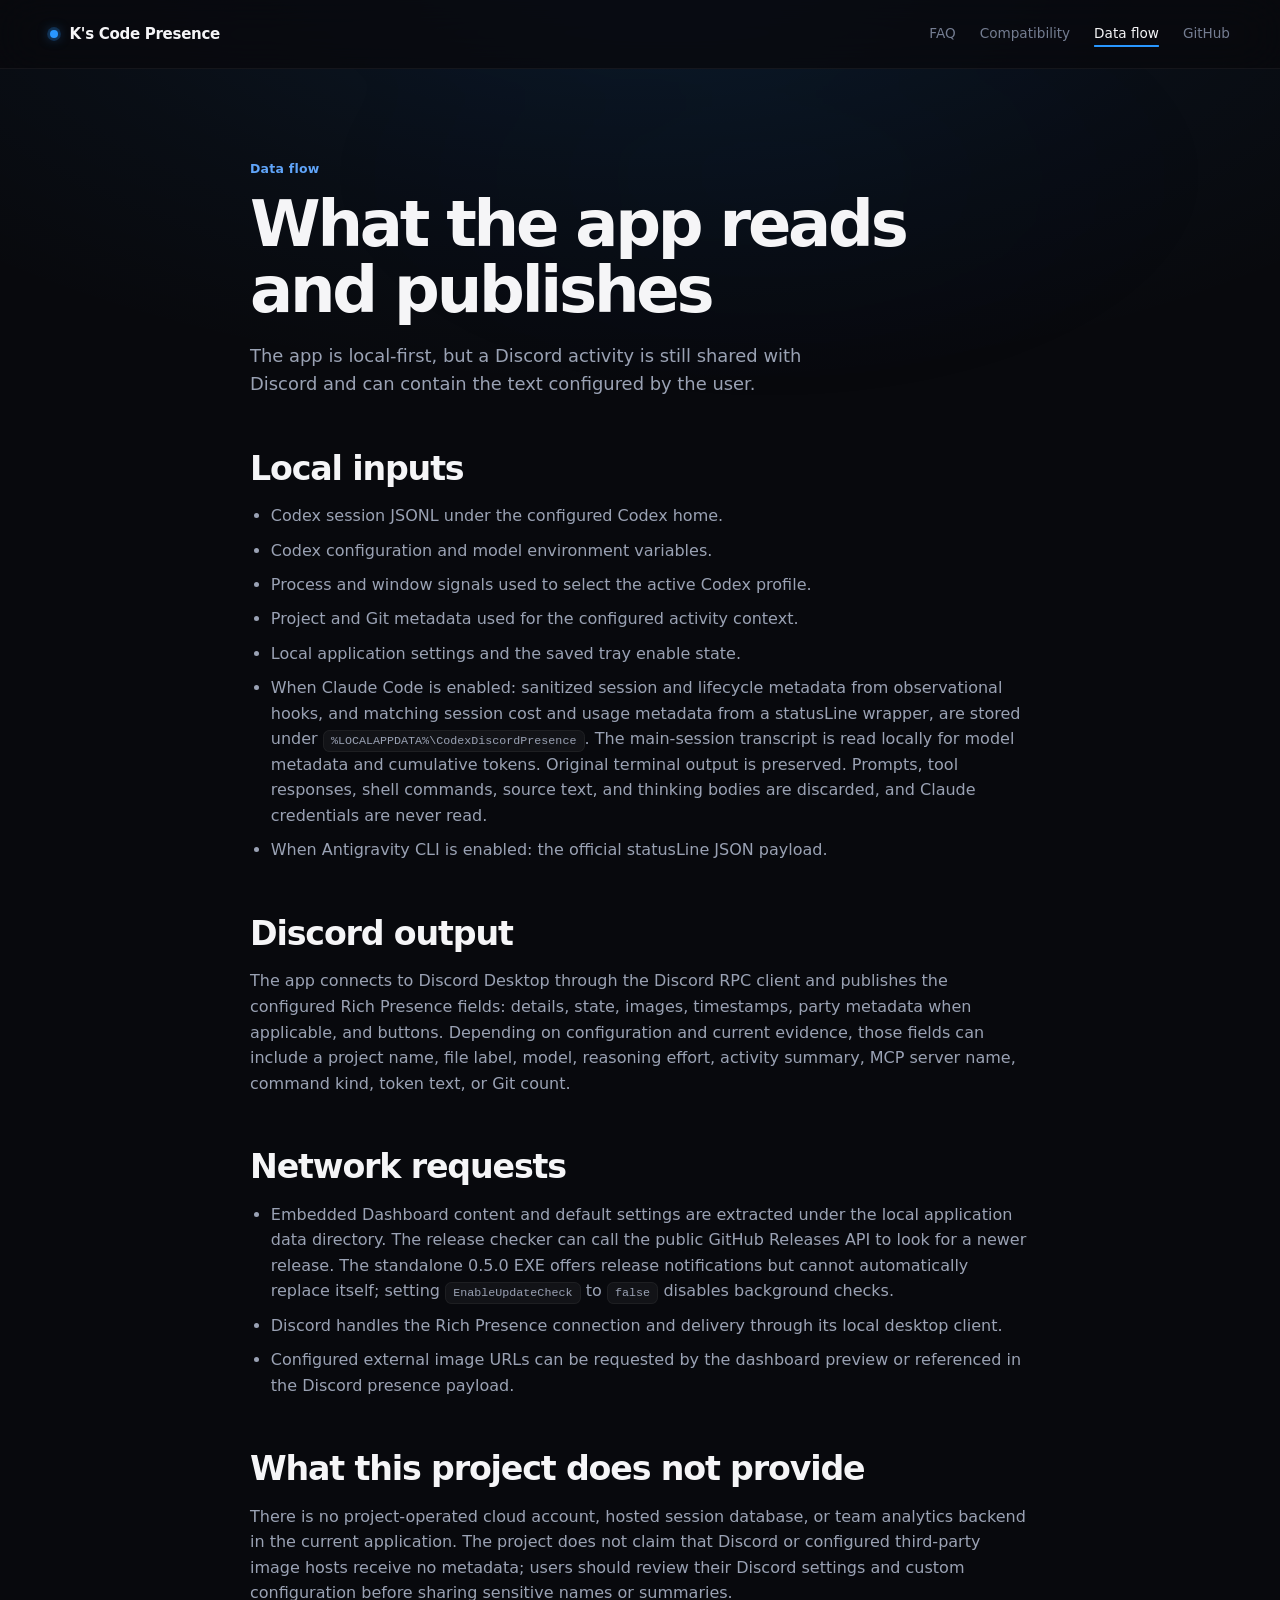
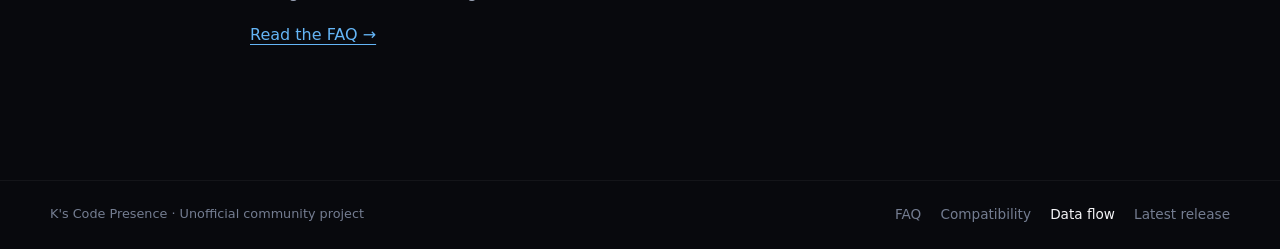
<file: docs/privacy.html>
<!doctype html>
<html lang="en">
<head>
  <meta charset="utf-8">
  <meta name="viewport" content="width=device-width, initial-scale=1">
  <title>K's Code Presence data flow and privacy | Discord Rich Presence</title>
  <meta name="description" content="The local data sources, Discord payload, release-check requests, and external asset boundaries of K's Code Presence.">
  <link rel="canonical" href="https://k153636.github.io/codex-discord-presence/privacy.html">
  <link rel="icon" type="image/png" href="https://raw.githubusercontent.com/k153636/codex-discord-presence/main/Assets/RpcArt/rpc_codex.png">
  <link rel="stylesheet" href="styles.css">
</head>
<body>
  <header class="site-header">
    <div class="shell nav-row">
      <a class="brand" href="./"><span class="brand-mark" aria-hidden="true"></span><span>K's Code Presence</span></a>
      <nav aria-label="Primary navigation">
        <a href="faq.html">FAQ</a>
        <a href="compatibility.html">Compatibility</a>
        <a href="privacy.html" aria-current="page">Data flow</a>
        <a href="https://github.com/k153636/codex-discord-presence">GitHub</a>
      </nav>
    </div>
  </header>

  <main class="shell section prose">
    <p class="eyebrow">Data flow</p>
    <h1>What the app reads and publishes</h1>
    <p class="lead">The app is local-first, but a Discord activity is still shared with Discord and can contain the text configured by the user.</p>

    <h2>Local inputs</h2>
    <ul>
      <li>Codex session JSONL under the configured Codex home.</li>
      <li>Codex configuration and model environment variables.</li>
      <li>Process and window signals used to select the active Codex profile.</li>
      <li>Project and Git metadata used for the configured activity context.</li>
      <li>Local application settings and the saved tray enable state.</li>
      <li>When Claude Code is enabled: sanitized session and lifecycle metadata from observational hooks, and matching session cost and usage metadata from a statusLine wrapper, are stored under <code>%LOCALAPPDATA%\CodexDiscordPresence</code>. The main-session transcript is read locally for model metadata and cumulative tokens. Original terminal output is preserved. Prompts, tool responses, shell commands, source text, and thinking bodies are discarded, and Claude credentials are never read.</li>
      <li>When Antigravity CLI is enabled: the official statusLine JSON payload.</li>
    </ul>

    <h2>Discord output</h2>
    <p>The app connects to Discord Desktop through the Discord RPC client and publishes the configured Rich Presence fields: details, state, images, timestamps, party metadata when applicable, and buttons. Depending on configuration and current evidence, those fields can include a project name, file label, model, reasoning effort, activity summary, MCP server name, command kind, token text, or Git count.</p>

    <h2>Network requests</h2>
    <ul>
      <li>Embedded Dashboard content and default settings are extracted under the local application data directory. The release checker can call the public GitHub Releases API to look for a newer release. The standalone 0.5.0 EXE offers release notifications but cannot automatically replace itself; setting <code>EnableUpdateCheck</code> to <code>false</code> disables background checks.</li>
      <li>Discord handles the Rich Presence connection and delivery through its local desktop client.</li>
      <li>Configured external image URLs can be requested by the dashboard preview or referenced in the Discord presence payload.</li>
    </ul>

    <h2>What this project does not provide</h2>
    <p>There is no project-operated cloud account, hosted session database, or team analytics backend in the current application. The project does not claim that Discord or configured third-party image hosts receive no metadata; users should review their Discord settings and custom configuration before sharing sensitive names or summaries.</p>

    <p><a href="faq.html">Read the FAQ →</a></p>
  </main>

  <footer class="site-footer" data-motion="site-footer">
    <div class="shell footer-row">
      <span>K's Code Presence · Unofficial community project</span>
      <nav class="footer-links" aria-label="Footer navigation">
        <a href="faq.html">FAQ</a>
        <a href="compatibility.html">Compatibility</a>
        <a href="privacy.html" aria-current="page">Data flow</a>
        <a href="https://github.com/k153636/codex-discord-presence/releases/latest">Latest release</a>
      </nav>
    </div>
  </footer>
  <script src="motion.js"></script>
</body>
</html>
</file>
<file: docs/styles.css>
:root {
  color-scheme: dark;
  --background: #08090d;
  --surface: #0f121a;
  --surface-strong: #161b26;
  --surface-elevated: #1e2536;
  --border: rgba(255, 255, 255, 0.09);
  --border-subtle: rgba(255, 255, 255, 0.05);
  --border-focus: rgba(41, 151, 255, 0.6);
  --text: #f5f5f7;
  --text-secondary: #9aa2b4;
  --muted: #747d91;
  --accent: #2997ff;
  --accent-strong: #64b5f6;
  --link-hover: #bfdbfe;
  --accent-ink: #051329;
  --eyebrow-accent: #60a5fa;
  --button-primary: #0071e3;
  --button-primary-hover: #0077ed;
  --button-primary-ink: #ffffff;
  --discord-card-bg: #18181a;
  --discord-card-text: #b5bac1;
  --discord-card-title: #f2f3f5;
  --discord-elapsed: #7ec191;
  --radius-sm: 0.4rem;
  --radius-card: 11px;
  --radius-lg: 28px;
  --radius-pill: 980px;
  --gradient-accent: linear-gradient(120deg, #9bd2ff 0%, #2997ff 48%, #7c8cff 100%);
  --grid-line: rgba(255, 255, 255, 0.045);
  --font-text: -apple-system, BlinkMacSystemFont, "SF Pro Text", "Segoe UI Variable Text", "Segoe UI", ui-sans-serif, system-ui, sans-serif;
  --font-display: -apple-system, BlinkMacSystemFont, "SF Pro Display", "Segoe UI Variable Display", "Segoe UI", ui-sans-serif, system-ui, sans-serif;
  --max-width: 1180px;
  --motion-duration: 900ms;
  --motion-duration-short: 260ms;
  --motion-surface-duration: 640ms;
  --motion-hover-release-duration: 760ms;
  --motion-ease: cubic-bezier(0.2, 0.8, 0.2, 1);
  --motion-ambient-ease: cubic-bezier(0.37, 0, 0.63, 1);
  --motion-reveal-duration: 1120ms;
  --motion-reveal-ease: cubic-bezier(0.2, 0.8, 0.2, 1);
  --motion-preview-entry-duration: 1800ms;
  --motion-float-duration: 15s;
  --motion-stage-duration: 17s;
  --motion-pulse-duration: 7.2s;
}

* {
  box-sizing: border-box;
}

html {
  scroll-behavior: smooth;
}

body {
  position: relative;
  isolation: isolate;
  margin: 0;
  background-color: var(--background);
  background-image:
    radial-gradient(1200px 560px at 50% -60px, rgba(41, 151, 255, 0.12) 0%, rgba(41, 151, 255, 0.035) 50%, transparent 80%);
  background-repeat: no-repeat;
  color: var(--text);
  font-family: var(--font-text);
  line-height: 1.6;
  -webkit-font-smoothing: antialiased;
  text-rendering: optimizeLegibility;
}

body::before {
  position: fixed;
  inset: -18vh -12vw;
  z-index: -1;
  background:
    radial-gradient(ellipse 72% 42% at 50% -8%, rgba(41, 151, 255, 0.08) 0%, transparent 72%),
    radial-gradient(ellipse 42% 28% at 58% 28%, rgba(0, 113, 227, 0.035) 0%, transparent 76%);
  content: "";
  filter: blur(18px);
  opacity: 0.72;
  pointer-events: none;
  transform: translate3d(0, 0, 0) scale(1.02);
}

::selection {
  background: var(--accent);
  color: var(--accent-ink);
}

a {
  color: var(--accent-strong);
  text-underline-offset: 0.25em;
  transition: color var(--motion-duration-short) var(--motion-ease), opacity var(--motion-duration-short) var(--motion-ease);
}

a:hover {
  color: var(--link-hover);
}

code {
  padding: 0.18rem 0.45rem;
  white-space: nowrap;
  border: 1px solid var(--border-subtle);
  border-radius: var(--radius-sm);
  background: rgba(255, 255, 255, 0.045);
  font-size: 0.9em;
}

.shell {
  width: min(calc(100% - 3rem), var(--max-width));
  margin: 0 auto;
}

.site-header {
  position: sticky;
  top: 0;
  z-index: 10;
  border-bottom: 1px solid var(--border-subtle);
  background: rgba(8, 9, 13, 0.76);
  backdrop-filter: blur(24px);
  -webkit-backdrop-filter: blur(24px);
  transition: background-color var(--motion-surface-duration) var(--motion-ease), border-color var(--motion-surface-duration) var(--motion-ease), box-shadow var(--motion-surface-duration) var(--motion-ease);
}

.site-header.is-scrolled {
  border-bottom-color: var(--border);
  background: rgba(8, 9, 13, 0.94);
  box-shadow: 0 4px 24px rgba(0, 0, 0, 0.45);
}

.nav-row,
.footer-row {
  display: flex;
  align-items: center;
  justify-content: space-between;
  gap: 1rem;
  min-height: 4.25rem;
}

.brand {
  display: inline-flex;
  align-items: center;
  gap: 0.7rem;
  color: var(--text);
  font-size: 0.94rem;
  font-weight: 600;
  letter-spacing: -0.02em;
  text-decoration: none;
}

.brand-mark {
  display: inline-block;
  width: 0.52rem;
  height: 0.52rem;
  border-radius: 50%;
  background: var(--accent);
  box-shadow: 0 0 0 0.18rem rgba(41, 151, 255, 0.22), 0 0 12px rgba(41, 151, 255, 0.6);
  animation: signal-pulse var(--motion-pulse-duration) var(--motion-ambient-ease) infinite;
}

nav {
  display: flex;
  flex-wrap: wrap;
  gap: 1.5rem;
  font-size: 0.85rem;
  font-weight: 480;
}

nav a {
  color: var(--muted);
  text-decoration: none;
  transition: color var(--motion-duration-short) var(--motion-ease);
}

nav a:hover,
nav a[aria-current="page"] {
  color: var(--text);
}

.nav-row nav a[aria-current="page"] {
  text-decoration: underline;
  text-decoration-color: var(--accent);
  text-decoration-thickness: 2px;
  text-underline-offset: 0.55em;
}

.hero {
  position: relative;
  padding: clamp(3.5rem, 7vw, 6rem) 0 clamp(2.5rem, 4vw, 3.5rem);
}

.hero::before {
  position: absolute;
  inset: 0;
  z-index: -1;
  background-image:
    linear-gradient(var(--grid-line) 1px, transparent 1px),
    linear-gradient(90deg, var(--grid-line) 1px, transparent 1px);
  background-size: 56px 56px;
  background-position: center top;
  content: "";
  -webkit-mask-image: radial-gradient(ellipse 60% 55% at 50% 30%, black 0%, transparent 75%);
  mask-image: radial-gradient(ellipse 60% 55% at 50% 30%, black 0%, transparent 75%);
  pointer-events: none;
}

.hero-badge {
  display: inline-flex;
  align-items: center;
  gap: 0.55rem;
  margin: 0 0 1.5rem;
  padding: 0.35rem 0.9rem 0.35rem 0.75rem;
  border: 1px solid rgba(96, 165, 250, 0.28);
  border-radius: var(--radius-pill);
  background: rgba(41, 151, 255, 0.08);
  color: #cfe6ff;
  font-size: 0.8rem;
  font-weight: 550;
  letter-spacing: 0.01em;
  box-shadow: 0 0 24px -6px rgba(41, 151, 255, 0.45), inset 0 1px 0 rgba(255, 255, 255, 0.08);
}

.hero-badge-dot {
  width: 0.45rem;
  height: 0.45rem;
  border-radius: 50%;
  background: #3ba55d;
  box-shadow: 0 0 0 0.18rem rgba(59, 165, 93, 0.22), 0 0 10px rgba(59, 165, 93, 0.7);
}

.hero-copy .lead {
  max-width: 640px;
}

.hero-scope-note {
  max-width: 720px;
  margin: 0.6rem auto 0;
  color: var(--muted);
  font-size: 0.82rem;
  line-height: 1.5;
}

.text-gradient {
  background: var(--gradient-accent);
  -webkit-background-clip: text;
  background-clip: text;
  color: transparent;
  -webkit-text-fill-color: transparent;
}

.hero-grid {
  display: grid;
  grid-template-columns: minmax(0, 1fr);
  justify-items: center;
  gap: clamp(2rem, 3.2vw, 3rem);
}

.hero-copy {
  width: min(100%, 920px);
  max-width: none;
  text-align: center;
}

.eyebrow {
  margin: 0 0 0.85rem;
  color: var(--eyebrow-accent);
  font-size: 0.78rem;
  font-weight: 600;
  letter-spacing: 0.02em;
}

h1,
h2,
h3 {
  margin: 0;
  font-family: var(--font-display);
  letter-spacing: -0.038em;
  text-wrap: balance;
}

p,
li {
  text-wrap: pretty;
}

h1 {
  max-width: 900px;
  margin-inline: auto;
  font-size: clamp(2.55rem, 6.4vw, 5.25rem);
  font-weight: 650;
  line-height: 1.03;
  letter-spacing: -0.05em;
  color: var(--text);
}

h2 {
  font-size: clamp(1.9rem, 3.8vw, 3rem);
  font-weight: 650;
  line-height: 1.12;
  color: var(--text);
}

h3 {
  font-size: 1.22rem;
  font-weight: 600;
}

.lead {
  max-width: 550px;
  margin: 1.15rem auto 0;
  color: var(--text-secondary);
  font-size: clamp(1rem, 1.4vw, 1.25rem);
  line-height: 1.55;
}

.actions {
  display: flex;
  flex-wrap: wrap;
  align-items: center;
  justify-content: center;
  gap: 0.9rem;
  margin-top: 1.45rem;
}

.button {
  display: inline-flex;
  align-items: center;
  justify-content: center;
  min-height: 2.7rem;
  padding: 0.62rem 1.45rem;
  border-radius: var(--radius-pill);
  font-size: 0.9rem;
  font-weight: 550;
  letter-spacing: -0.01em;
  text-decoration: none;
  transition: transform var(--motion-duration-short) var(--motion-ease), background var(--motion-duration-short) var(--motion-ease), border-color var(--motion-duration-short) var(--motion-ease), box-shadow var(--motion-duration-short) var(--motion-ease), opacity var(--motion-duration-short) var(--motion-ease);
}

.button:hover {
  transform: translateY(-1.5px);
}

.button:active {
  transform: translateY(0.5px) scale(0.985);
}

.button.primary {
  border: 1px solid rgba(255, 255, 255, 0.22);
  background: var(--button-primary);
  color: var(--button-primary-ink);
  box-shadow: 0 1px 2px rgba(0, 0, 0, 0.5), 0 4px 12px -2px rgba(0, 0, 0, 0.36), inset 0 1px 0 rgba(255, 255, 255, 0.3);
}

.button.primary:hover {
  background: var(--button-primary-hover);
  box-shadow: 0 2px 6px rgba(0, 0, 0, 0.45), 0 8px 16px -4px rgba(0, 0, 0, 0.35), inset 0 1px 0 rgba(255, 255, 255, 0.4);
}

.button.secondary {
  border: 1px solid rgba(255, 255, 255, 0.11);
  background: rgba(255, 255, 255, 0.045);
  color: var(--text);
  backdrop-filter: blur(16px);
  -webkit-backdrop-filter: blur(16px);
  box-shadow: 0 1px 3px rgba(0, 0, 0, 0.25), inset 0 1px 0 rgba(255, 255, 255, 0.09);
}

.button.secondary:hover {
  border-color: rgba(255, 255, 255, 0.22);
  background: rgba(255, 255, 255, 0.08);
  box-shadow: 0 3px 8px rgba(0, 0, 0, 0.3), inset 0 1px 0 rgba(255, 255, 255, 0.14);
}

.button:focus-visible,
a:focus-visible {
  outline: 2px solid var(--accent-strong);
  outline-offset: 2px;
}

.presence-figure {
  width: 100%;
  min-width: 0;
  margin: 0;
  padding: 0.25rem 0.5rem 0.75rem;
}

.rpc-preview-frame {
  --rpc-preview-card-width: 360px;
  --rpc-preview-card-half: 180px;
  --rpc-preview-side-half: 158.4px;
  width: min(100%, 1160px);
  min-width: 360px;
  margin-inline: auto;
}

.rpc-preview-shell {
  --rpc-light-proximity: 0;
  position: relative;
  display: grid;
  justify-items: center;
  gap: 0;
  margin-bottom: 0;
}

.rpc-preview-shell::before {
  content: "";
  position: absolute;
  top: 50%;
  left: 50%;
  width: min(680px, 96vw);
  max-width: 100%;
  height: 320px;
  transform: translate(-50%, -50%);
  background: radial-gradient(ellipse 65% 58% at 50% 50%, rgba(41, 151, 255, 0.32) 0%, rgba(37, 99, 235, 0.20) 45%, rgba(18, 55, 150, 0.08) 70%, transparent 92%);
  filter: blur(48px);
  opacity: 0.95;
  pointer-events: none;
  z-index: 0;
}

.rpc-preview-shell::after {
  content: "";
  position: absolute;
  top: 50%;
  left: 50%;
  width: min(440px, 90vw);
  height: 190px;
  border-radius: 24px;
  background: radial-gradient(ellipse at center, rgba(64, 168, 255, 0.42) 0%, rgba(37, 99, 235, 0.22) 55%, transparent 80%);
  filter: blur(calc(26px - (var(--rpc-light-proximity) * 8px)));
  opacity: calc(0.78 + (var(--rpc-light-proximity) * 0.22));
  transform: translate(-50%, -50%) scale(calc(0.98 + (var(--rpc-light-proximity) * 0.06)));
  box-shadow: 0 0 calc(28px + (var(--rpc-light-proximity) * 52px)) rgba(64, 168, 255, calc(0.03 + (var(--rpc-light-proximity) * 0.17)));
  pointer-events: none;
  z-index: 0;
}

.rpc-preview-carousel {
  --rpc-preview-nav-center-shift: 0px;
  --rpc-preview-hover-room: 24px;
  position: relative;
  width: 100%;
  min-width: 360px;
  touch-action: pan-y;
  z-index: 1;
}

.rpc-preview-viewport {
  position: relative;
  box-sizing: border-box;
  width: 100%;
  min-width: 360px;
  height: calc(148px + 2 * var(--rpc-preview-hover-room));
  margin-block: calc(-1 * var(--rpc-preview-hover-room));
  padding-block: var(--rpc-preview-hover-room);
  overflow: hidden;
  border-radius: 14px;
  -webkit-mask-image: linear-gradient(to right, transparent 0%, black 8%, black 92%, transparent 100%);
  mask-image: linear-gradient(to right, transparent 0%, black 8%, black 92%, transparent 100%);
}

.rpc-preview-track {
  --rpc-preview-side-scale: 0.88;
  --rpc-preview-active-scale: 1;
  --rpc-preview-far-scale: 0.78;
  --rpc-preview-rear-overlap: clamp(18px, 2.2vw, 26px);
  --rpc-preview-side-distance: calc(var(--rpc-preview-card-half) + var(--rpc-preview-side-half) - var(--rpc-preview-rear-overlap));
  --rpc-preview-far-distance: calc(var(--rpc-preview-side-distance) + var(--rpc-preview-card-width));
  --rpc-preview-slide-duration: 760ms;
  --rpc-preview-slide-ease: var(--motion-ease);
  position: relative;
  width: 100%;
  height: 148px;
}

.rpc-preview-card {
  position: absolute;
  top: 0;
  left: 50%;
  width: var(--rpc-preview-card-width);
  min-width: var(--rpc-preview-card-width);
  max-width: var(--rpc-preview-card-width);
  height: 148px;
  min-height: 148px;
  max-height: 148px;
  overflow: hidden;
  padding: 10px 10px 3px;
  border: 1px solid rgba(255, 255, 255, 0.09);
  border-radius: var(--radius-card);
  background: var(--discord-card-bg);
  box-shadow: 0 16px 36px rgba(0, 0, 0, 0.45);
  color: var(--discord-card-text);
  font-family: "gg sans", "Segoe UI Variable Text", "Segoe UI", ui-sans-serif, system-ui, sans-serif;
  backface-visibility: hidden;
  pointer-events: none;
  z-index: 3;
  opacity: 1;
  filter: none;
  transform-origin: center bottom;
  translate: 0 0;
  transition: transform var(--rpc-preview-slide-duration) var(--rpc-preview-slide-ease), translate var(--rpc-preview-slide-duration) var(--rpc-preview-slide-ease), filter var(--rpc-preview-slide-duration) var(--rpc-preview-slide-ease), opacity var(--rpc-preview-slide-duration) var(--rpc-preview-slide-ease), box-shadow var(--rpc-preview-slide-duration) var(--rpc-preview-slide-ease), border-color var(--rpc-preview-slide-duration) var(--rpc-preview-slide-ease);
  will-change: transform, filter, opacity;
}

.rpc-preview-shell--initializing .rpc-preview-card {
  transition: none;
}

.rpc-preview-card--far-previous,
.rpc-preview-card--far-next {
  z-index: 0;
  opacity: 0;
  filter: blur(4px) saturate(0.72);
}

.rpc-preview-card--far-previous {
  transform: translateX(calc(-50% - var(--rpc-preview-far-distance))) scale(var(--rpc-preview-far-scale));
}

.rpc-preview-card--previous,
.rpc-preview-card--next {
  z-index: 1;
  opacity: 0.28;
  filter: blur(1.8px) saturate(0.82) brightness(0.88);
}

.rpc-preview-card--previous {
  transform: translateX(calc(-50% - var(--rpc-preview-side-distance))) scale(var(--rpc-preview-side-scale));
}

.rpc-preview-card--next {
  transform: translateX(calc(-50% + var(--rpc-preview-side-distance))) scale(var(--rpc-preview-side-scale));
}

.rpc-preview-card--active {
  z-index: 3;
  opacity: 1;
  filter: none;
  border-color: rgba(90, 175, 255, 0.28);
  box-shadow:
    0 24px 48px -12px rgba(0, 0, 0, 0.85),
    0 8px 20px -4px rgba(0, 0, 0, 0.5),
    0 0 20px -2px rgba(41, 151, 255, 0.24),
    0 18px 40px -24px rgba(41, 151, 255, 0),
    inset 0 1px 0 rgba(255, 255, 255, 0.24);
  transform: translateX(-50%) scale(var(--rpc-preview-active-scale));
}

.rpc-preview-card--active.is-hovered {
  translate: 0 -6px;
  border-color: rgba(96, 165, 250, 0.35);
  /* Same layer order as the resting card so the glow interpolates instead of jumping. */
  box-shadow:
    0 24px 48px -12px rgba(0, 0, 0, 0.85),
    0 8px 20px -4px rgba(0, 0, 0, 0.5),
    0 0 20px -2px rgba(41, 151, 255, 0.24),
    0 18px 40px -24px rgba(41, 151, 255, 0.55),
    inset 0 1px 0 rgba(255, 255, 255, 0.24);
  transition-duration: var(--motion-surface-duration);
  transition-timing-function: var(--motion-ease);
}

.rpc-preview-card--far-next {
  transform: translateX(calc(-50% + var(--rpc-preview-far-distance))) scale(var(--rpc-preview-far-scale));
}

.rpc-preview-nav {
  position: absolute;
  z-index: 4;
  top: calc(50% + var(--rpc-preview-nav-center-shift));
  display: grid;
  place-items: center;
  width: 2.35rem;
  height: 2.35rem;
  padding: 0;
  border: 1px solid rgba(255, 255, 255, 0.13);
  border-radius: 50%;
  background: rgba(20, 24, 34, 0.7);
  backdrop-filter: blur(20px);
  -webkit-backdrop-filter: blur(20px);
  box-shadow: 0 4px 14px rgba(0, 0, 0, 0.4), inset 0 1px 0 rgba(255, 255, 255, 0.12);
  color: var(--text);
  cursor: pointer;
  transform: translateY(-50%);
  transition: border-color var(--motion-duration-short) var(--motion-ease), background var(--motion-duration-short) var(--motion-ease), color var(--motion-duration-short) var(--motion-ease), transform var(--motion-duration-short) var(--motion-ease), box-shadow var(--motion-duration-short) var(--motion-ease);
}

.rpc-preview-nav--previous {
  left: calc(50% - 14.5rem);
}

.rpc-preview-nav--next {
  right: calc(50% - 14.5rem);
}

.rpc-preview-nav:hover {
  border-color: rgba(96, 165, 250, 0.45);
  background: rgba(28, 35, 48, 0.9);
  color: var(--accent-strong);
  box-shadow: 0 6px 20px rgba(0, 0, 0, 0.5), 0 0 20px rgba(41, 151, 255, 0.22);
  transform: translateY(-50%) scale(1.06);
}

.rpc-preview-nav:active {
  transform: translateY(-50%) scale(0.96);
}

.rpc-preview-nav:disabled:hover {
  transform: translateY(-50%);
}

.rpc-preview-nav:focus-visible {
  outline: 2px solid var(--accent-strong);
  outline-offset: 2px;
}

.rpc-preview-nav:disabled {
  cursor: wait;
  opacity: 0.4;
}

.rpc-preview-nav svg {
  width: 0.95rem;
  height: 0.95rem;
  fill: none;
  stroke: currentColor;
  stroke-linecap: round;
  stroke-linejoin: round;
  stroke-width: 2.2;
}

.rpc-preview-slide-status {
  position: absolute;
  width: 1px;
  height: 1px;
  padding: 0;
  overflow: hidden;
  clip: rect(0, 0, 0, 0);
  white-space: nowrap;
  border: 0;
}

.rpc-preview-header {
  display: flex;
  align-items: center;
  justify-content: space-between;
  height: 22px;
  font-size: 16px;
  font-weight: 700;
  line-height: 22px;
  color: var(--discord-card-title);
}

.rpc-preview-content {
  display: flex;
  align-items: flex-start;
  height: 90px;
  margin-top: 10px;
}

.rpc-preview-art {
  position: relative;
  flex: 0 0 81px;
  width: 81px;
  height: 81px;
  aspect-ratio: 1;
}

.rpc-preview-large {
  display: block;
  width: 100%;
  height: 100%;
  border-radius: var(--radius-card);
  object-fit: cover;
}

.rpc-preview-small {
  position: absolute;
  right: -4px;
  bottom: -4px;
  display: block;
  width: 32px;
  height: 32px;
  border: 3px solid var(--discord-card-bg);
  border-radius: 50%;
  object-fit: cover;
}

.rpc-preview-small[hidden] {
  display: none;
}

.rpc-preview-copy {
  display: grid;
  grid-template-rows: 24px 21px 21px 21px;
  align-content: start;
  min-width: 0;
  height: 90px;
  margin-left: 10px;
  padding-top: 0;
  overflow: hidden;
  font-size: 13px;
  line-height: 21px;
}

.rpc-preview-copy strong,
.rpc-preview-copy > span {
  display: block;
  overflow: hidden;
  white-space: nowrap;
  text-overflow: ellipsis;
}

.rpc-preview-copy > span.rpc-preview-card-state--wrapped {
  height: 26px;
  max-height: 26px;
  line-height: 13px;
  white-space: pre-line;
  text-overflow: clip;
}

.rpc-preview-copy strong {
  font-size: 18px;
  font-weight: 700;
  line-height: 24px;
  color: var(--discord-card-title);
}

.rpc-preview-elapsed {
  display: flex !important;
  align-items: center;
  gap: 0.4rem;
  color: var(--discord-elapsed);
  line-height: 21px;
  height: 21px;
}

.rpc-preview-elapsed img {
  flex: 0 0 auto;
  width: 18px;
  height: 18px;
  display: block;
}

.section {
  padding: clamp(4rem, 7vw, 6.5rem) 0;
}

.providers {
  padding-top: clamp(4.5rem, 7vw, 6rem);
  padding-bottom: 0;
}

.provider-grid {
  display: grid;
  grid-template-columns: repeat(3, minmax(0, 1fr));
  gap: 1rem;
}

.provider-card {
  position: relative;
  display: flex;
  flex-direction: column;
  gap: 0.9rem;
  min-width: 0;
  padding: 1.4rem;
  border: 1px solid var(--border);
  border-radius: 20px;
  background: linear-gradient(180deg, rgba(255, 255, 255, 0.045) 0%, rgba(255, 255, 255, 0.015) 100%);
  box-shadow: 0 18px 40px -24px rgba(41, 151, 255, 0), inset 0 1px 0 rgba(255, 255, 255, 0.06);
  translate: 0 0;
}

.provider-card-head {
  display: flex;
  align-items: center;
  gap: 0.75rem;
}

.provider-card-head img {
  flex: 0 0 48px;
  width: 48px;
  height: 48px;
  border-radius: 12px;
  background: var(--discord-card-bg);
  object-fit: cover;
}

.provider-card h3 {
  flex: 1 1 auto;
  min-width: 0;
  font-size: 1.12rem;
  letter-spacing: -0.02em;
}

.provider-chip {
  flex: 0 0 auto;
  padding: 0.18rem 0.65rem;
  border: 1px solid;
  border-radius: var(--radius-pill);
  font-size: 0.75rem;
  font-weight: 600;
}

.provider-chip--builtin {
  border-color: rgba(59, 165, 93, 0.35);
  background: rgba(59, 165, 93, 0.12);
  color: #8fd6a4;
}

.provider-chip--optin {
  border-color: rgba(96, 165, 250, 0.3);
  background: rgba(41, 151, 255, 0.1);
  color: #a9d2ff;
}

.provider-card p {
  margin: 0;
  color: var(--text-secondary);
  font-size: 0.92rem;
  line-height: 1.55;
}

.features {
  padding-top: clamp(4rem, 7vw, 6rem);
}

.section-intro {
  max-width: 720px;
  margin: 0 auto clamp(2.5rem, 4vw, 3.5rem);
  text-align: center;
}

.section-intro h2 {
  font-size: clamp(2rem, 4vw, 3rem);
}

.section-lead {
  max-width: 600px;
  margin: 1.1rem auto 0;
  color: var(--text-secondary);
  font-size: clamp(1rem, 1.25vw, 1.1rem);
  line-height: 1.6;
}

.feature-grid {
  display: grid;
  grid-template-columns: repeat(4, minmax(0, 1fr));
  gap: 1rem;
}

.feature-card {
  position: relative;
  display: flex;
  flex-direction: column;
  min-width: 0;
  padding: 1.25rem 1.25rem 1.5rem;
  border: 1px solid var(--border);
  border-radius: 20px;
  background: linear-gradient(180deg, rgba(255, 255, 255, 0.045) 0%, rgba(255, 255, 255, 0.015) 100%);
  box-shadow: 0 18px 40px -24px rgba(41, 151, 255, 0), inset 0 1px 0 rgba(255, 255, 255, 0.06);
  translate: 0 0;
}

/* Card surfaces share the preview card hover motion; the html.motion-enhanced selectors outrank the scroll-reveal transition. */
.feature-card,
.provider-card,
.origin-compare,
.install-line,
html.motion-enhanced .feature-card[data-motion],
html.motion-enhanced .provider-card[data-motion],
html.motion-enhanced .origin-compare[data-motion],
html.motion-enhanced .install-line[data-motion] {
  transition:
    opacity var(--motion-duration) var(--motion-ease) var(--motion-delay, 0ms),
    transform var(--motion-duration) var(--motion-ease) var(--motion-delay, 0ms),
    translate var(--motion-hover-release-duration) var(--motion-ease),
    border-color var(--motion-hover-release-duration) var(--motion-ease),
    box-shadow var(--motion-hover-release-duration) var(--motion-ease);
}

.feature-card:hover::after,
.provider-card:hover::after,
.origin-compare:hover::after,
.install-line:hover::after {
  position: absolute;
  top: 100%;
  right: 0;
  left: 0;
  height: 6px;
  content: "";
}

.feature-card:hover,
.provider-card:hover,
.origin-compare:hover,
.install-line:hover,
html.motion-enhanced .feature-card[data-motion]:hover,
html.motion-enhanced .provider-card[data-motion]:hover,
html.motion-enhanced .origin-compare[data-motion]:hover,
html.motion-enhanced .install-line[data-motion]:hover {
  translate: 0 -6px;
  border-color: rgba(96, 165, 250, 0.35);
  box-shadow: 0 18px 40px -24px rgba(41, 151, 255, 0.55), inset 0 1px 0 rgba(255, 255, 255, 0.08);
  transition-duration: var(--motion-duration), var(--motion-duration), var(--motion-surface-duration), var(--motion-surface-duration), var(--motion-surface-duration);
}

/* The install panel keeps its own downward glow under the shared hover shadow. */
.install-line:hover,
html.motion-enhanced .install-line[data-motion]:hover {
  box-shadow: 0 40px 90px -45px rgba(41, 151, 255, 0.5), 0 18px 40px -24px rgba(41, 151, 255, 0.55), inset 0 1px 0 rgba(255, 255, 255, 0.09);
}

.feature-visual {
  display: flex;
  align-items: center;
  gap: 0.75rem;
  min-width: 0;
  margin-bottom: 1.25rem;
  padding: 0.7rem;
  border: 1px solid rgba(255, 255, 255, 0.07);
  border-radius: 14px;
  background: var(--discord-card-bg);
  font-family: "gg sans", "Segoe UI Variable Text", "Segoe UI", ui-sans-serif, system-ui, sans-serif;
}

.feature-visual img {
  flex: 0 0 44px;
  width: 44px;
  height: 44px;
  border-radius: 9px;
  object-fit: cover;
}

.feature-visual-copy {
  display: grid;
  min-width: 0;
  line-height: 1.35;
}

.feature-visual-label {
  color: var(--discord-card-title);
  font-size: 0.8rem;
  font-weight: 700;
}

.feature-visual-line {
  color: var(--discord-card-text);
  font-size: 0.8rem;
  overflow-wrap: anywhere;
}

.feature-visual-party {
  color: var(--muted);
}

.feature-card h3 {
  margin-bottom: 0.45rem;
  font-size: 1.1rem;
  letter-spacing: -0.02em;
}

.feature-card p {
  margin: 0;
  color: var(--text-secondary);
  font-size: 0.92rem;
  line-height: 1.55;
}

.origin {
  display: grid;
  grid-template-columns: minmax(0, 1.1fr) minmax(0, 0.9fr);
  align-items: center;
  gap: clamp(2.5rem, 5vw, 4.5rem);
  padding: clamp(2.75rem, 4.5vw, 4rem) 0;
}

.origin-copy {
  max-width: 720px;
  min-width: 0;
}

.origin-copy h2 {
  max-width: 700px;
  font-size: clamp(2rem, 3.4vw, 2.8rem);
}

.origin-copy h2 + p {
  max-width: 680px;
  margin: 1.1rem 0 0;
  color: var(--text-secondary);
  font-size: clamp(1rem, 1.25vw, 1.08rem);
  line-height: 1.68;
}

.origin-compare {
  position: relative;
  display: grid;
  gap: 0.75rem;
  padding: clamp(1.25rem, 2.5vw, 1.75rem);
  border: 1px solid var(--border);
  border-radius: var(--radius-lg);
  background:
    radial-gradient(ellipse 80% 60% at 50% 100%, rgba(41, 151, 255, 0.14) 0%, transparent 70%),
    linear-gradient(180deg, rgba(255, 255, 255, 0.035) 0%, rgba(255, 255, 255, 0.01) 100%);
  box-shadow: 0 18px 40px -24px rgba(41, 151, 255, 0), inset 0 1px 0 rgba(255, 255, 255, 0.06);
  translate: 0 0;
}

.compare-row {
  display: grid;
  gap: 0.5rem;
}

.compare-label {
  color: var(--muted);
  font-size: 0.78rem;
  font-weight: 600;
  letter-spacing: 0.02em;
  text-align: center;
}

.compare-row--live .compare-label {
  color: var(--eyebrow-accent);
}

.compare-card {
  display: flex;
  align-items: center;
  gap: 0.85rem;
  justify-self: center;
  width: min(100%, 19rem);
  min-width: 0;
  text-align: left;
  padding: 0.8rem;
  border: 1px solid rgba(255, 255, 255, 0.08);
  border-radius: 14px;
  background: var(--discord-card-bg);
  font-family: "gg sans", "Segoe UI Variable Text", "Segoe UI", ui-sans-serif, system-ui, sans-serif;
}

.compare-card img {
  flex: 0 0 52px;
  width: 52px;
  height: 52px;
  border-radius: 10px;
  object-fit: cover;
}

.compare-copy {
  display: grid;
  min-width: 0;
  line-height: 1.35;
}

.compare-copy strong {
  color: var(--discord-card-title);
  font-size: 0.95rem;
}

.compare-copy span {
  color: var(--discord-card-text);
  font-size: 0.85rem;
}

.compare-row--generic .compare-card {
  opacity: 0.55;
  filter: saturate(0.2);
}

.compare-row--live .compare-card {
  border-color: rgba(90, 175, 255, 0.4);
  box-shadow: 0 0 0 1px rgba(41, 151, 255, 0.12), 0 12px 32px -12px rgba(41, 151, 255, 0.55);
}

.compare-arrow {
  display: grid;
  place-items: center;
  color: var(--accent);
}

.compare-arrow svg {
  width: 1.25rem;
  height: 1.25rem;
  fill: none;
  stroke: currentColor;
  stroke-linecap: round;
  stroke-linejoin: round;
  stroke-width: 2;
}

.origin .eyebrow {
  font-size: 0.78rem;
  font-weight: 600;
  letter-spacing: 0.02em;
}

.install-line {
  position: relative;
  display: flex;
  flex-direction: column;
  align-items: center;
  gap: 1.5rem;
  margin-block: clamp(2rem, 4vw, 3rem) clamp(1rem, 3vw, 2rem);
  padding: clamp(2.75rem, 6vw, 4.5rem) clamp(1.25rem, 4vw, 3rem);
  border: 1px solid rgba(96, 165, 250, 0.24);
  border-radius: var(--radius-lg);
  background:
    radial-gradient(ellipse 70% 90% at 50% 0%, rgba(41, 151, 255, 0.24) 0%, rgba(41, 151, 255, 0.06) 45%, transparent 75%),
    linear-gradient(180deg, rgba(255, 255, 255, 0.04) 0%, rgba(255, 255, 255, 0.01) 100%);
  box-shadow: 0 40px 90px -45px rgba(41, 151, 255, 0.5), 0 18px 40px -24px rgba(41, 151, 255, 0), inset 0 1px 0 rgba(255, 255, 255, 0.09);
  translate: 0 0;
  text-align: center;
}

.install-line .button {
  min-height: 3.1rem;
  padding: 0.75rem 2rem;
  font-size: 1rem;
}

.install-intro .eyebrow {
  margin-bottom: 0.65rem;
}

.install-intro h2 {
  font-size: clamp(2rem, 4.5vw, 3.25rem);
  letter-spacing: -0.04em;
}

.install-requirements {
  display: flex;
  flex-wrap: wrap;
  justify-content: center;
  gap: 0.5rem;
  align-items: center;
  margin: 0;
  color: var(--text-secondary);
  font-size: 0.84rem;
}

.install-requirements span {
  display: inline-flex;
  align-items: center;
  min-height: 2rem;
  padding: 0.25rem 0.85rem;
  border: 1px solid var(--border);
  border-radius: var(--radius-pill);
  background: rgba(255, 255, 255, 0.035);
  white-space: nowrap;
}

.prose {
  max-width: 780px;
}

.prose h1 {
  max-width: 780px;
  font-size: clamp(2.8rem, 5vw, 4.5rem);
}

.prose h2 {
  margin-top: 3.25rem;
  font-size: clamp(1.5rem, 2.6vw, 2.2rem);
  letter-spacing: -0.035em;
}

.prose p,
.prose li {
  color: var(--text-secondary);
}

.prose {
  padding-bottom: clamp(3rem, 5vw, 4.5rem);
}

.prose > .lead {
  max-width: 620px;
  margin: 1.15rem 0 2.5rem;
}

.prose .eyebrow {
  color: var(--eyebrow-accent);
}

.faq h2 {
  margin-top: 2rem;
  padding-top: 2rem;
  border-top: 1px solid var(--border-subtle);
  font-size: clamp(1.2rem, 1.9vw, 1.45rem);
  letter-spacing: -0.02em;
}

.faq > .lead + h2 {
  margin-top: 0;
}

.faq h2 + p {
  margin-top: 0.6rem;
}

.prose ul {
  padding-left: 1.3rem;
}

.prose li + li {
  margin-top: 0.55rem;
}

table {
  display: block;
  width: 100%;
  overflow-x: auto;
  border-collapse: collapse;
  color: var(--text-secondary);
}

th,
td {
  min-width: 10rem;
  padding: 0.8rem 0.9rem;
  border-bottom: 1px solid var(--border-subtle);
  text-align: left;
  vertical-align: top;
}

th {
  color: var(--text);
  font-weight: 600;
}

table td::before {
  display: none;
}

.site-footer {
  margin-top: 3.25rem;
  border-top: 1px solid var(--border-subtle);
  color: var(--muted);
  font-size: 0.8rem;
}

.footer-links {
  justify-content: flex-end;
  gap: 1.2rem;
}

html.motion-enhanced [data-motion],
html.motion-enhanced .prose > * {
  opacity: 0;
  transform: translate3d(0, 1.25rem, 0);
  transition: opacity var(--motion-duration) var(--motion-ease) var(--motion-delay, 0ms), transform var(--motion-duration) var(--motion-ease) var(--motion-delay, 0ms);
  will-change: opacity, transform;
}

html.motion-enhanced [data-motion="hero-copy"] {
  transform: translate3d(0, 0.75rem, 0);
}

html.motion-enhanced [data-motion="presence-figure"] {
  transform: translate3d(0, 1rem, 0);
}

html.motion-enhanced [data-motion].is-visible,
html.motion-enhanced .prose > *.is-visible {
  opacity: 1;
  transform: translate3d(0, 0, 0);
  will-change: auto;
}

@keyframes hero-reveal {
  from {
    opacity: 0;
    transform: translateY(0.8rem);
  }

  to {
    opacity: 1;
    transform: translateY(0);
  }
}

@keyframes presence-float {
  0%,
  100% {
    transform: translate3d(0, 0, 0);
  }

  24% {
    transform: translate3d(0, -1px, 0);
  }

  52% {
    transform: translate3d(0, -3px, 0);
  }

  78% {
    transform: translate3d(0, -1.25px, 0);
  }
}

@keyframes stage-glow {
  0%,
  100% {
    opacity: 0.78;
    transform: translate(-50%, -50%) scale(0.98);
  }

  50% {
    opacity: 1;
    transform: translate(-50%, -50%) scale(1.02);
  }
}

@keyframes stage-glow-reactive {
  0%,
  100% {
    opacity: calc(0.78 + (var(--rpc-light-proximity) * 0.22));
    transform: translate(-50%, -50%) scale(calc(0.98 + (var(--rpc-light-proximity) * 0.06)));
  }

  50% {
    opacity: calc(0.88 + (var(--rpc-light-proximity) * 0.12));
    transform: translate(-50%, -50%) scale(calc(1 + (var(--rpc-light-proximity) * 0.06)));
  }
}

@keyframes signal-pulse {
  0%,
  100% {
    box-shadow: 0 0 0 0.16rem rgba(41, 151, 255, 0.22), 0 0 8px rgba(41, 151, 255, 0.45);
    transform: scale(1);
  }

  50% {
    box-shadow: 0 0 0 0.28rem rgba(41, 151, 255, 0.05), 0 0 12px rgba(41, 151, 255, 0.62);
    transform: scale(1.04);
  }
}

@keyframes ambient-drift {
  0%,
  100% {
    opacity: 0.62;
    transform: translate3d(-1.5%, -0.75%, 0) scale(1.02);
  }

  50% {
    opacity: 0.82;
    transform: translate3d(1.5%, 1.25%, 0) scale(1.06);
  }
}

html:not(.motion-enhanced) .hero-copy {
  animation: hero-reveal var(--motion-reveal-duration) var(--motion-reveal-ease) both;
}

html.motion-enhanced [data-motion="hero-copy"],
html.motion-enhanced [data-motion="presence-figure"] {
  transition-duration: var(--motion-reveal-duration);
  transition-timing-function: var(--motion-reveal-ease);
}

html.motion-enhanced [data-motion="presence-figure"] {
  transition-duration: var(--motion-preview-entry-duration);
}

.rpc-preview-shell {
  animation: presence-float var(--motion-float-duration) var(--motion-ambient-ease) 1.2s infinite;
  will-change: transform;
}

.rpc-preview-shell::before {
  animation: stage-glow var(--motion-stage-duration) var(--motion-ambient-ease) 1.2s infinite;
  will-change: opacity, transform;
}

.rpc-preview-shell::after {
  animation: stage-glow-reactive var(--motion-stage-duration) var(--motion-ambient-ease) 1.2s infinite;
  will-change: opacity, transform, filter, box-shadow;
}

body::before {
  animation: ambient-drift 28s var(--motion-ambient-ease) infinite;
  will-change: opacity, transform;
}

@media (max-width: 1080px) {
  .feature-grid {
    grid-template-columns: repeat(2, minmax(0, 1fr));
  }

  .provider-grid {
    grid-template-columns: minmax(0, 1fr);
    max-width: 640px;
    margin-inline: auto;
  }
}

@media (max-width: 900px) {
  h1 {
    font-size: clamp(2.2rem, 6vw, 3.2rem);
  }

  .origin {
    grid-template-columns: minmax(0, 1fr);
    justify-items: center;
    gap: 2.25rem;
    text-align: center;
  }

  .origin-copy h2,
  .origin-copy h2 + p {
    margin-inline: auto;
  }

  .origin-compare {
    width: 100%;
    max-width: 560px;
  }
}

@media (max-width: 760px) {
  .feature-grid {
    grid-template-columns: minmax(0, 1fr);
  }

  .shell {
    width: min(calc(100% - 2.5rem), var(--max-width));
  }

  .nav-row,
  .footer-row {
    align-items: stretch;
    flex-direction: column;
    gap: 0.6rem;
    padding: 0.85rem 0 1rem;
  }

  .nav-row nav {
    width: 100%;
    justify-content: flex-start;
    gap: 0.35rem 0.55rem;
    font-size: 0.82rem;
  }

  .nav-row nav a {
    display: inline-flex;
    align-items: center;
    justify-content: center;
    min-width: 0;
    min-height: 2.75rem;
    padding: 0.35rem 0.25rem;
    flex: 1 1 auto;
    white-space: nowrap;
  }

  .footer-row {
    gap: 0.9rem;
  }

  .footer-links {
    width: 100%;
    justify-content: flex-start;
    gap: 0.35rem 0.8rem;
  }

  .footer-links a {
    display: inline-flex;
    align-items: center;
    min-height: 2.75rem;
  }

  .hero {
    padding: clamp(2.875rem, 7vw, 3.5rem) 0 2.75rem;
  }

  .hero-grid {
    gap: clamp(2.75rem, 8vw, 3.5rem);
  }

  .origin {
    grid-template-columns: 1fr;
    gap: 2.25rem;
  }

  .presence-figure {
    padding: 0.75rem 0 1.25rem;
    overflow-x: visible;
  }

  .rpc-preview-frame {
    --rpc-preview-card-width: clamp(300px, calc(var(--rpc-preview-viewport-width, 100vw) - 4rem), 360px);
    --rpc-preview-card-half: calc(var(--rpc-preview-card-width) * 0.43);
    --rpc-preview-side-half: calc(var(--rpc-preview-card-width) * 0.37);
    width: 100%;
    min-width: var(--rpc-preview-card-width);
    max-width: none;
    margin-inline: auto;
  }

  .rpc-preview-carousel,
  .rpc-preview-viewport {
    min-width: 0;
  }

  .rpc-preview-carousel {
    --rpc-preview-nav-center-shift: 10.4px;
  }

  .rpc-preview-track {
    --rpc-preview-side-scale: 0.74;
    --rpc-preview-active-scale: 0.86;
    --rpc-preview-far-scale: 0.66;
  }

  .rpc-preview-nav {
    width: 2.75rem;
    height: 2.75rem;
    border-color: transparent;
    background: transparent;
    box-shadow: none;
    backdrop-filter: none;
    -webkit-backdrop-filter: none;
    color: #e7f2ff;
  }

  .rpc-preview-nav::before {
    position: absolute;
    top: 50%;
    left: 50%;
    width: clamp(2rem, 9vw, 2.5rem);
    height: clamp(2rem, 9vw, 2.5rem);
    border: 1px solid rgba(126, 193, 255, 0.26);
    border-radius: 50%;
    background: rgba(14, 24, 38, 0.9);
    box-shadow:
      0 8px 20px rgba(0, 0, 0, 0.42),
      0 0 0 1px rgba(41, 151, 255, 0.06),
      inset 0 1px 0 rgba(255, 255, 255, 0.14);
    content: "";
    pointer-events: none;
    transform: translate(-50%, -50%);
    transition: border-color var(--motion-duration-short) var(--motion-ease), background var(--motion-duration-short) var(--motion-ease), box-shadow var(--motion-duration-short) var(--motion-ease);
    backdrop-filter: blur(20px);
    -webkit-backdrop-filter: blur(20px);
  }

  .rpc-preview-nav svg {
    position: relative;
    z-index: 1;
    width: 1rem;
    height: 1rem;
    stroke-width: 2.35;
  }

  .rpc-preview-nav:hover {
    border-color: transparent;
    background: transparent;
    box-shadow: none;
  }

  .rpc-preview-nav:not(:disabled):hover {
    color: #bfe3ff;
  }

  .rpc-preview-nav:not(:disabled):hover::before {
    border-color: rgba(96, 165, 250, 0.62);
    background: rgba(24, 43, 66, 0.96);
    box-shadow:
      0 10px 24px rgba(0, 0, 0, 0.46),
      0 0 22px rgba(41, 151, 255, 0.26),
      inset 0 1px 0 rgba(255, 255, 255, 0.18);
  }

  .rpc-preview-nav--previous {
    left: calc(50% - 13.5rem);
  }

  .rpc-preview-nav--next {
    right: calc(50% - 13.5rem);
  }

  .section {
    padding: clamp(4.5rem, 12vw, 6rem) 0;
  }

  .prose h2 {
    margin-top: clamp(2.75rem, 8vw, 3.5rem);
  }

  .prose > .lead {
    margin-bottom: clamp(2.25rem, 7vw, 3rem);
  }

  table {
    overflow: visible;
  }

  table thead {
    position: absolute;
    width: 1px;
    height: 1px;
    margin: -1px;
    overflow: hidden;
    clip: rect(0 0 0 0);
    clip-path: inset(50%);
    white-space: nowrap;
  }

  table tbody,
  table tr {
    display: block;
  }

  table tr {
    padding: 0.95rem 0;
    border-bottom: 1px solid var(--border-subtle);
  }

  table td {
    display: grid;
    grid-template-columns: minmax(7rem, 31%) minmax(0, 1fr);
    gap: 1rem;
    min-width: 0;
    padding: 0.45rem 0;
    border-bottom: 0;
    overflow-wrap: anywhere;
  }

  table td::before {
    display: block;
    color: var(--muted);
    font-size: 0.78rem;
    font-weight: 600;
    letter-spacing: 0.01em;
  }

  table td[data-label]::before {
    content: attr(data-label);
  }
}

@media (max-width: 480px) {
  .actions {
    align-items: stretch;
    flex-direction: column;
    width: min(100%, 16rem);
    margin-inline: auto;
    gap: 0.75rem;
  }

  .actions .button {
    width: 100%;
    white-space: nowrap;
  }

  .rpc-preview-frame {
    --rpc-preview-card-width: min(360px, calc(var(--rpc-preview-viewport-width, 100vw) - 2.5rem));
    --rpc-preview-card-half: calc(var(--rpc-preview-card-width) * 0.5);
    --rpc-preview-side-half: calc(var(--rpc-preview-card-width) * 0.4);
    width: min(100%, var(--rpc-preview-card-width));
    min-width: 0;
    max-width: 100%;
  }

  .rpc-preview-carousel,
  .rpc-preview-viewport {
    width: 100%;
    min-width: 0;
  }

  .rpc-preview-carousel {
    display: block;
    padding-bottom: 3.75rem;
  }

  .rpc-preview-track {
    --rpc-preview-side-scale: 0.8;
    --rpc-preview-active-scale: 1;
    --rpc-preview-far-scale: 0.7;
  }

  .rpc-preview-nav,
  .rpc-preview-nav:hover,
  .rpc-preview-nav:active,
  .rpc-preview-nav:disabled:hover {
    top: auto;
    bottom: 0;
    transform: none;
  }

  .rpc-preview-nav--previous {
    left: calc(50% - 3.25rem);
  }

  .rpc-preview-nav--next {
    right: calc(50% - 3.25rem);
  }

  .rpc-preview-frame {
    margin-inline: auto;
  }

  .presence-figure {
    scrollbar-width: none;
  }

  .hero-badge {
    margin-bottom: 1.15rem;
    font-size: 0.75rem;
  }

  .presence-figure::-webkit-scrollbar {
    display: none;
  }

  .rpc-preview-shell::before {
    width: 100%;
    max-width: var(--rpc-preview-card-width);
  }

  .rpc-preview-viewport {
    -webkit-mask-image: none;
    mask-image: none;
  }

}

@media (max-width: 360px) {
  .nav-row {
    gap: 0.4rem;
    padding-block: 0.65rem 0.8rem;
  }

  .nav-row nav {
    display: grid;
    grid-template-columns: repeat(2, minmax(0, 1fr));
    gap: 0.2rem 0.35rem;
    font-size: 0.8rem;
  }

  .nav-row nav a {
    width: 100%;
  }

  .presence-figure {
    width: calc(100% + 2rem);
    margin-left: -1rem;
    justify-self: start;
    overflow-x: visible;
  }

  .rpc-preview-frame {
    margin-inline: auto;
  }

}
</file>
